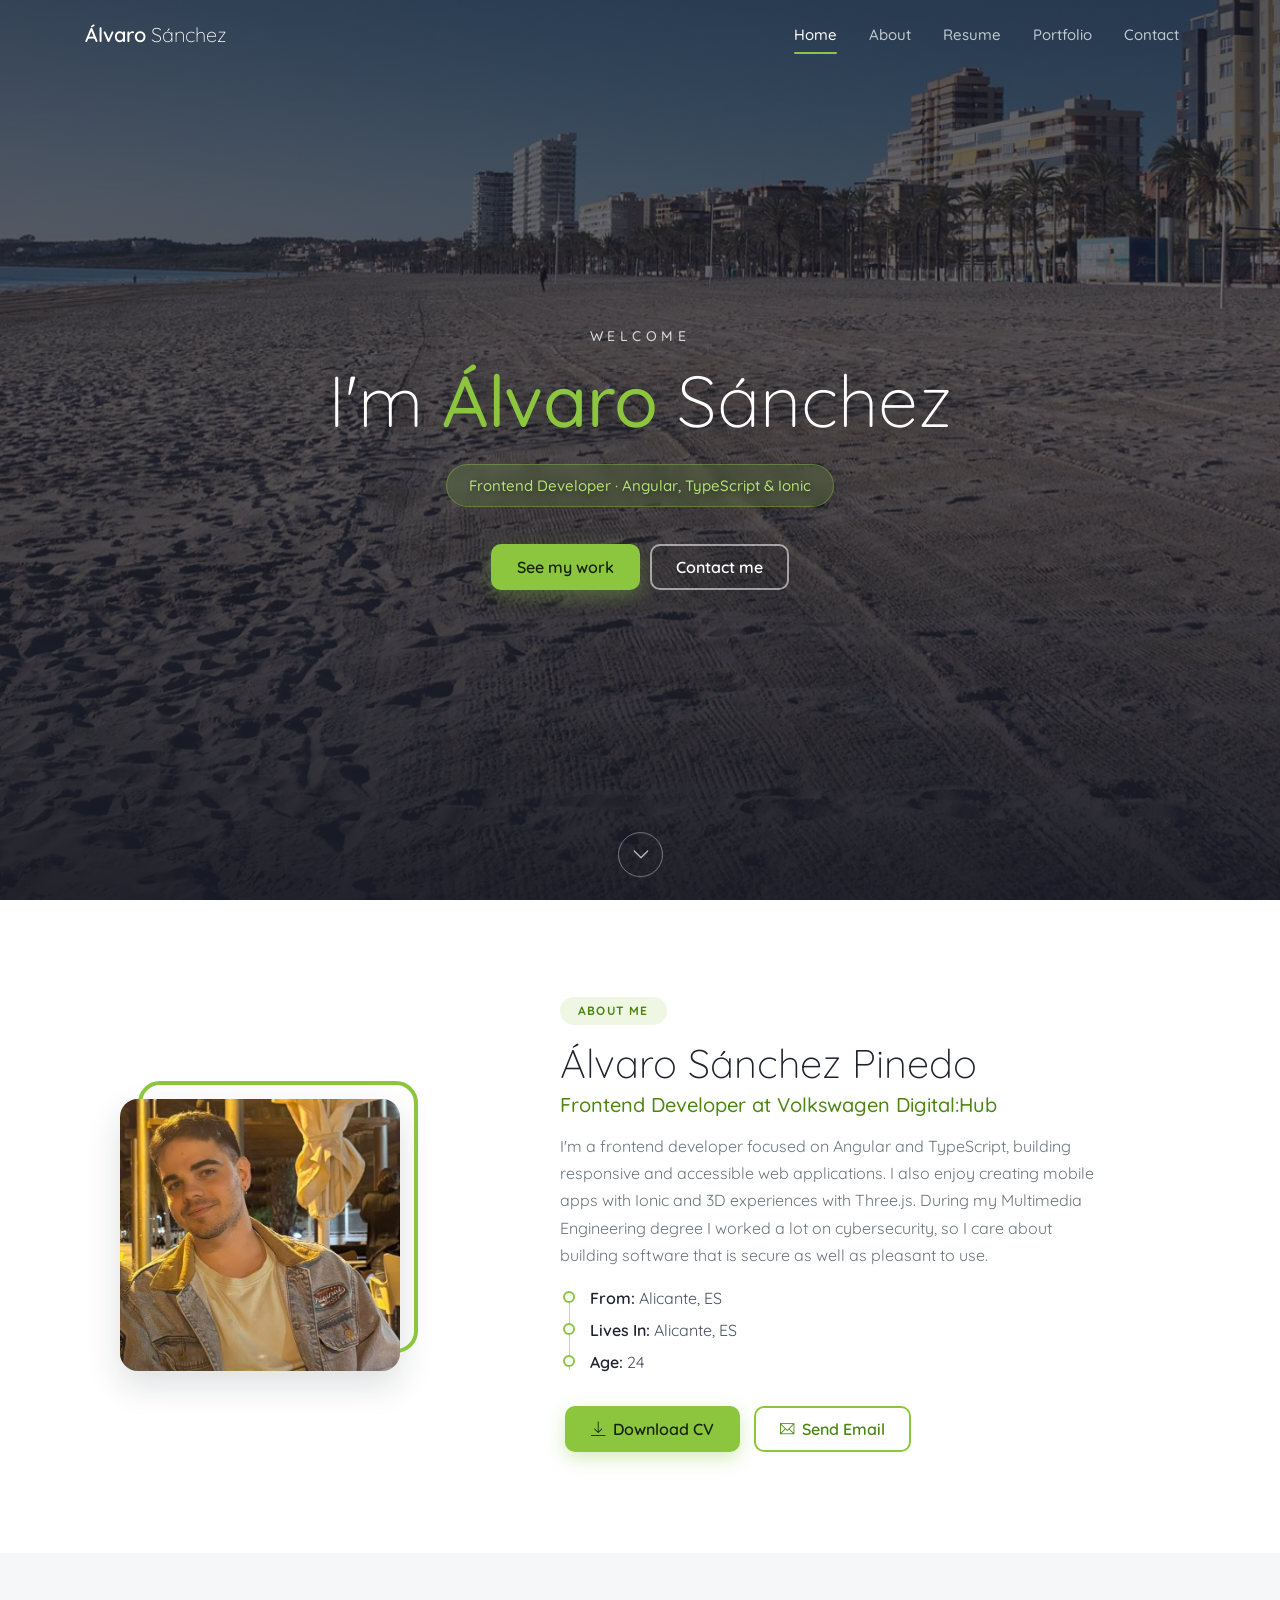
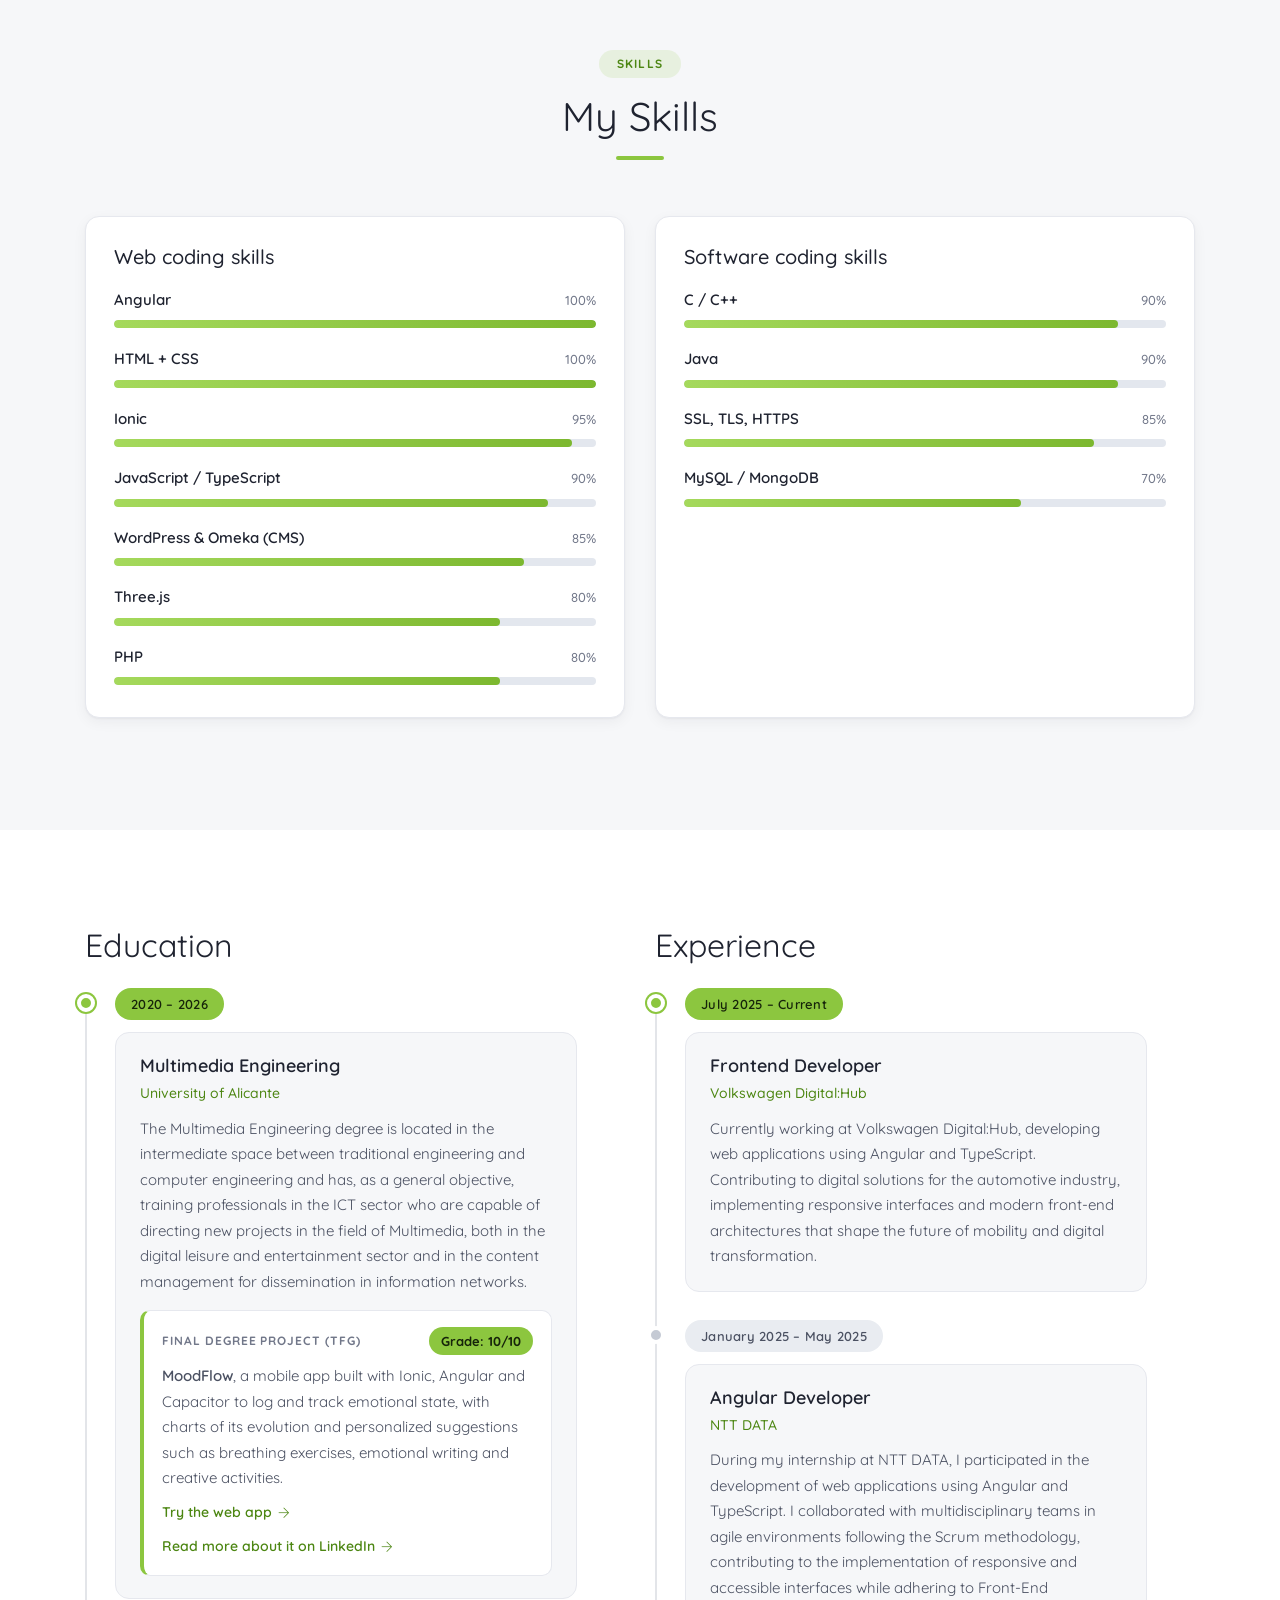
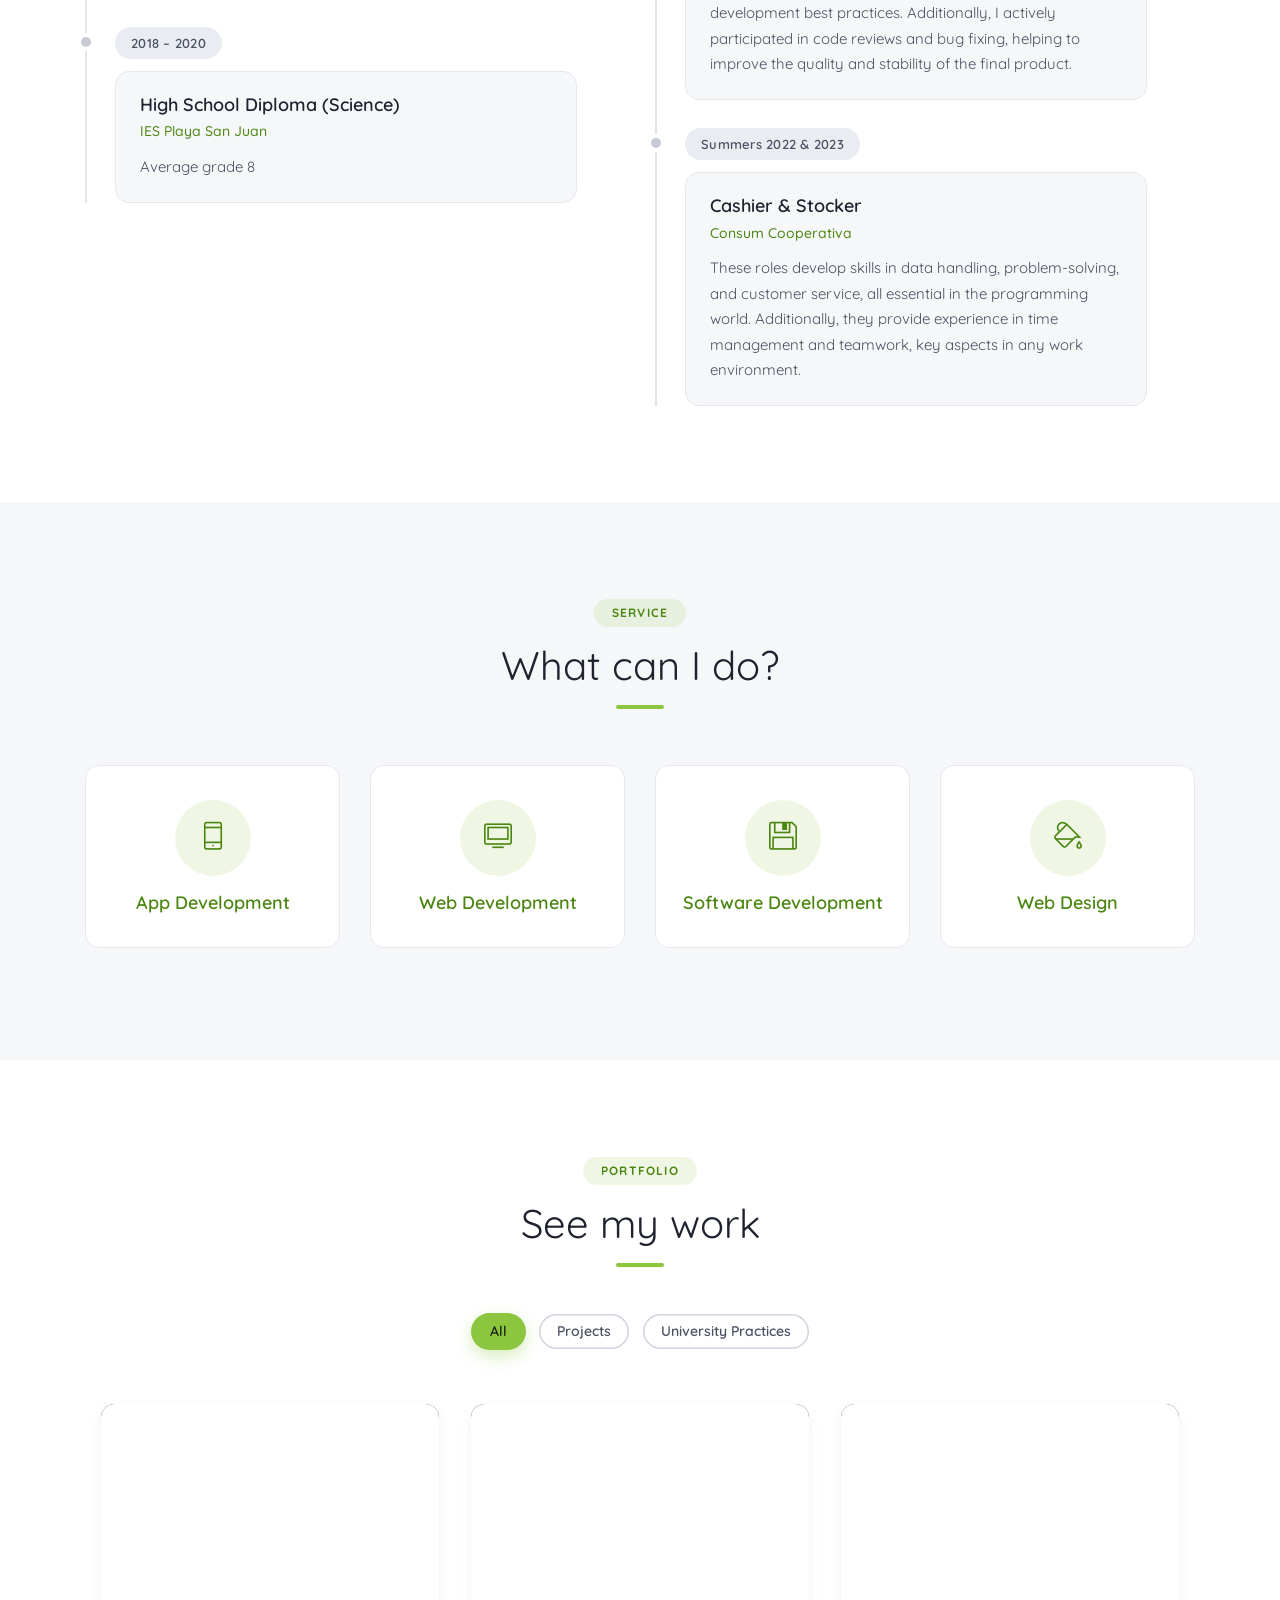
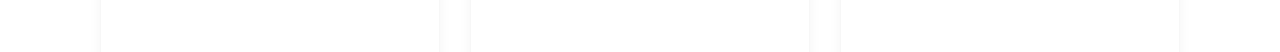
<file: index.html>
<!DOCTYPE html>
<html lang="en">
<head>
  <meta charset="UTF-8">
  <meta name="viewport" content="width=device-width, initial-scale=1.0">
  <title>Álvaro Sánchez Pinedo | Frontend Developer</title>
  <!-- The site lives in html/, this page only forwards the root URL there -->
  <meta http-equiv="refresh" content="0; url=html/index.html">
  <link rel="canonical" href="https://asp161.github.io/portfolio/html/index.html">
</head>
<body>
  <p><a href="html/index.html">Go to the portfolio</a></p>
</body>
</html>
</file>
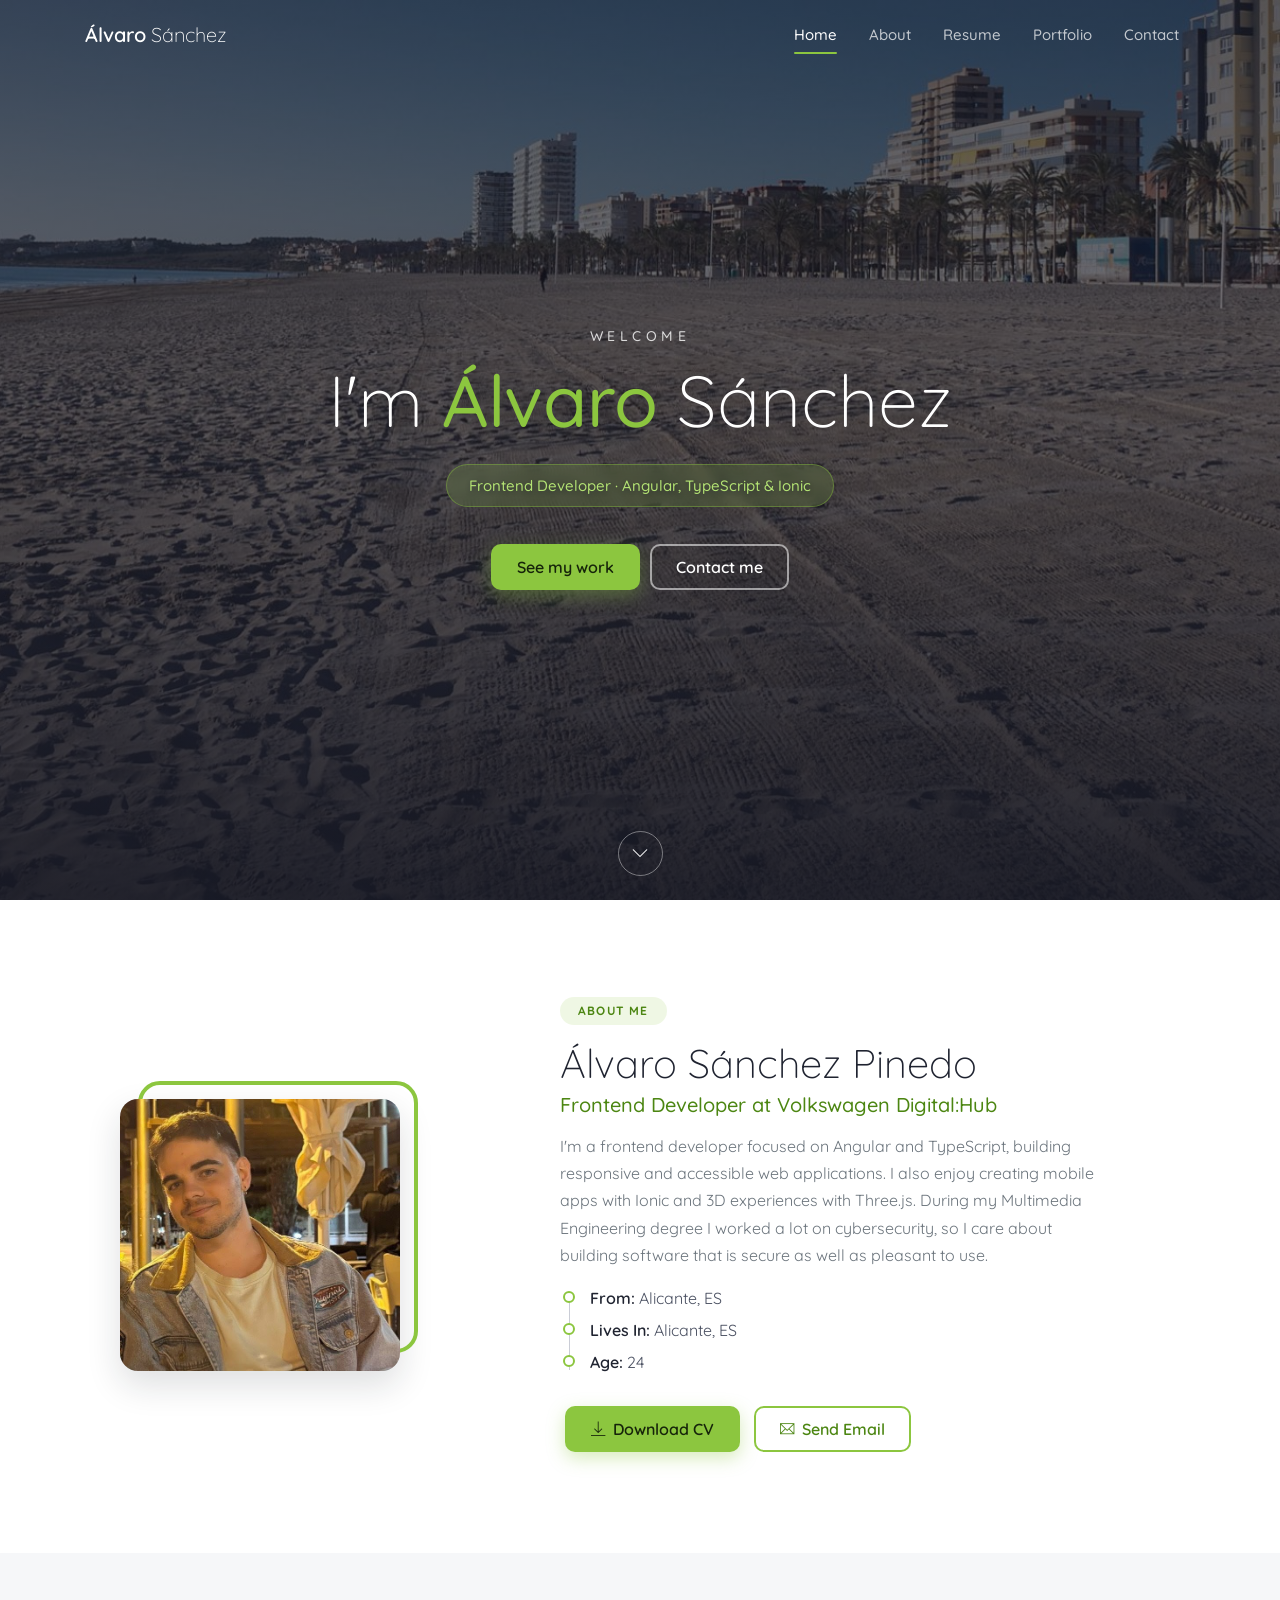
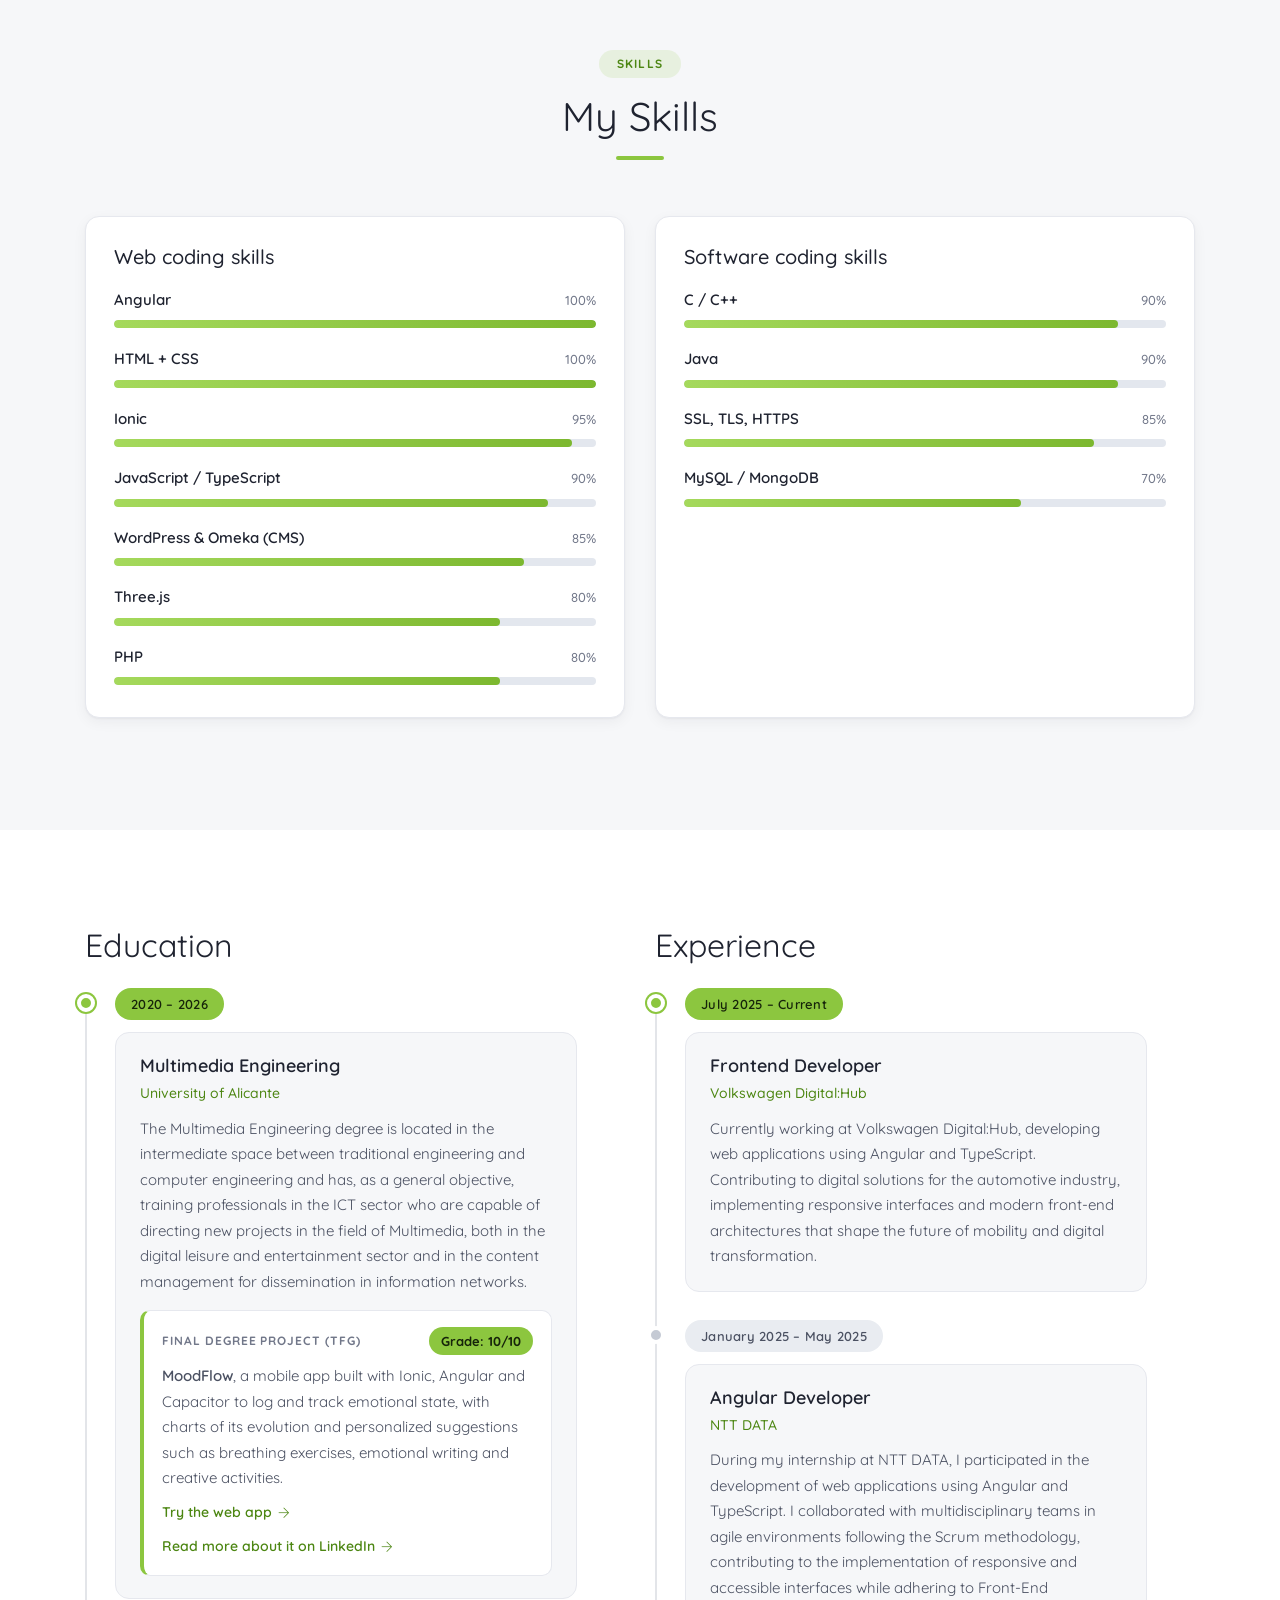
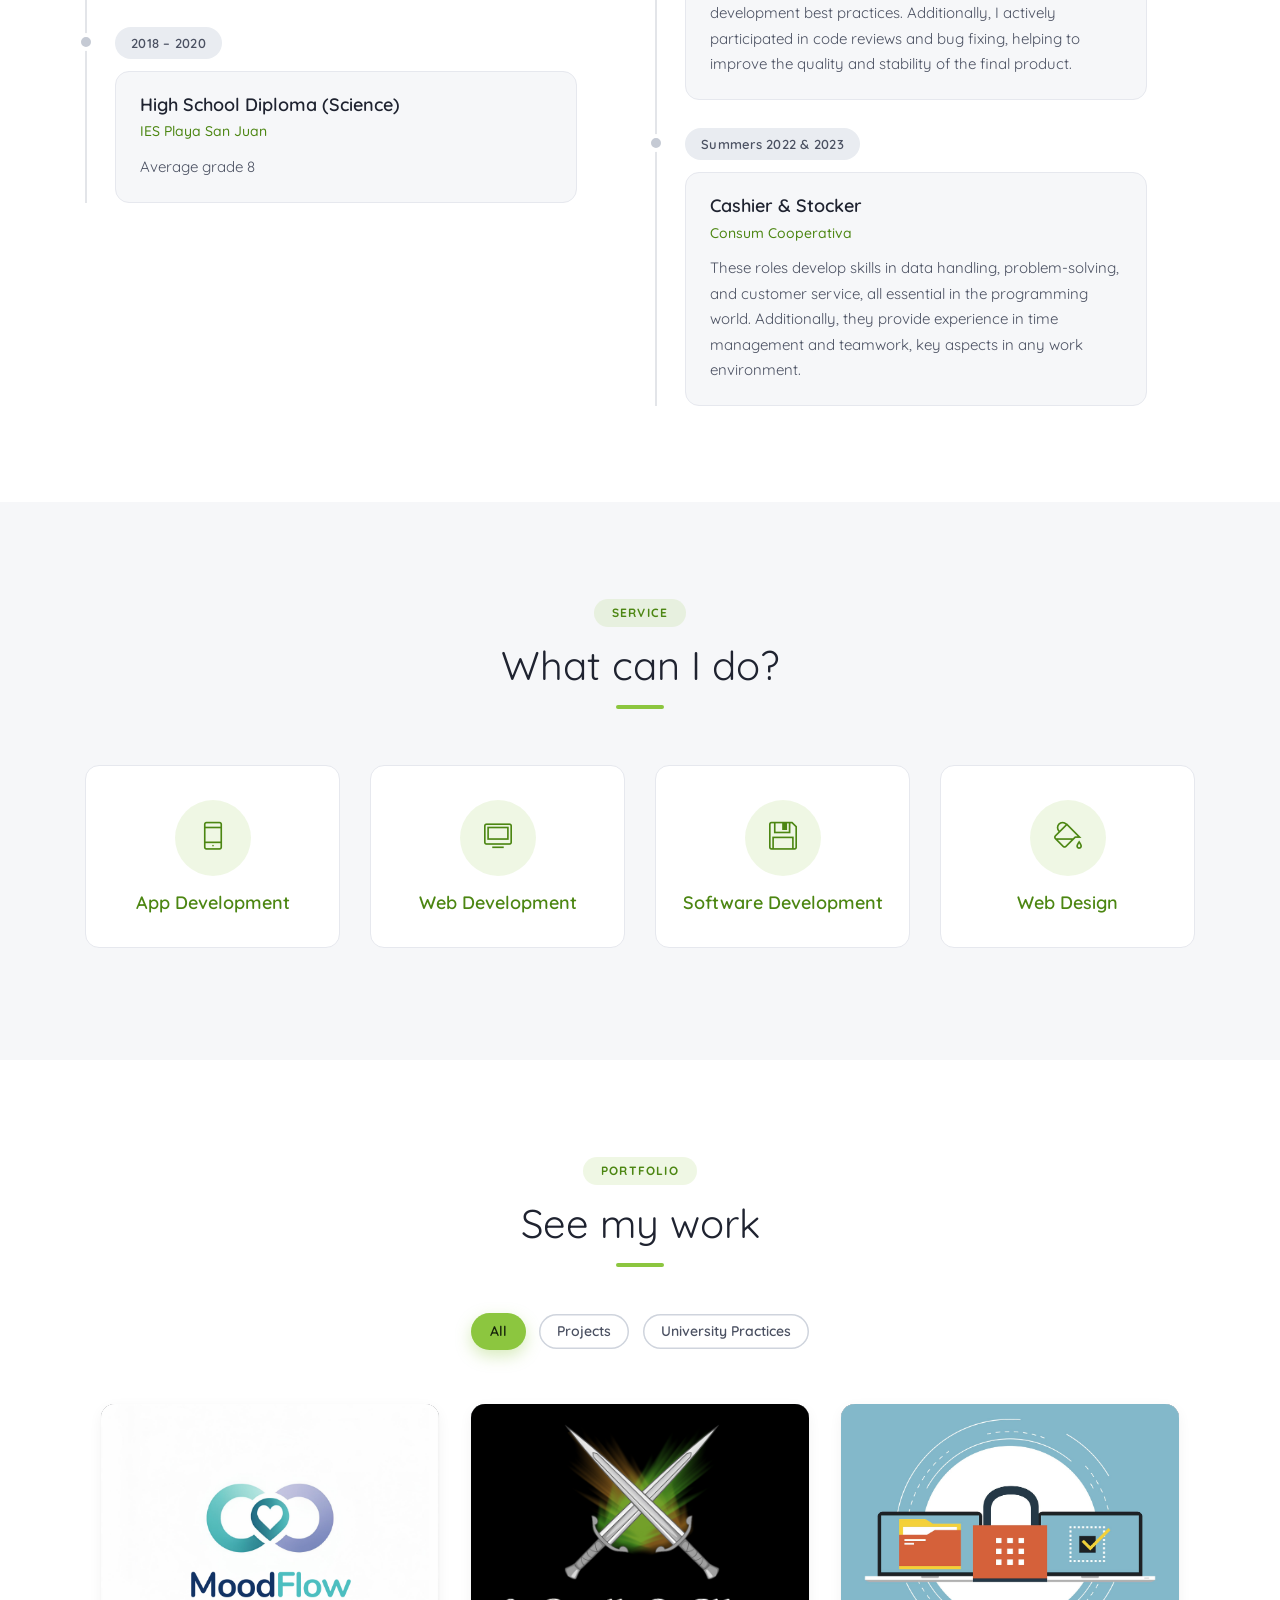
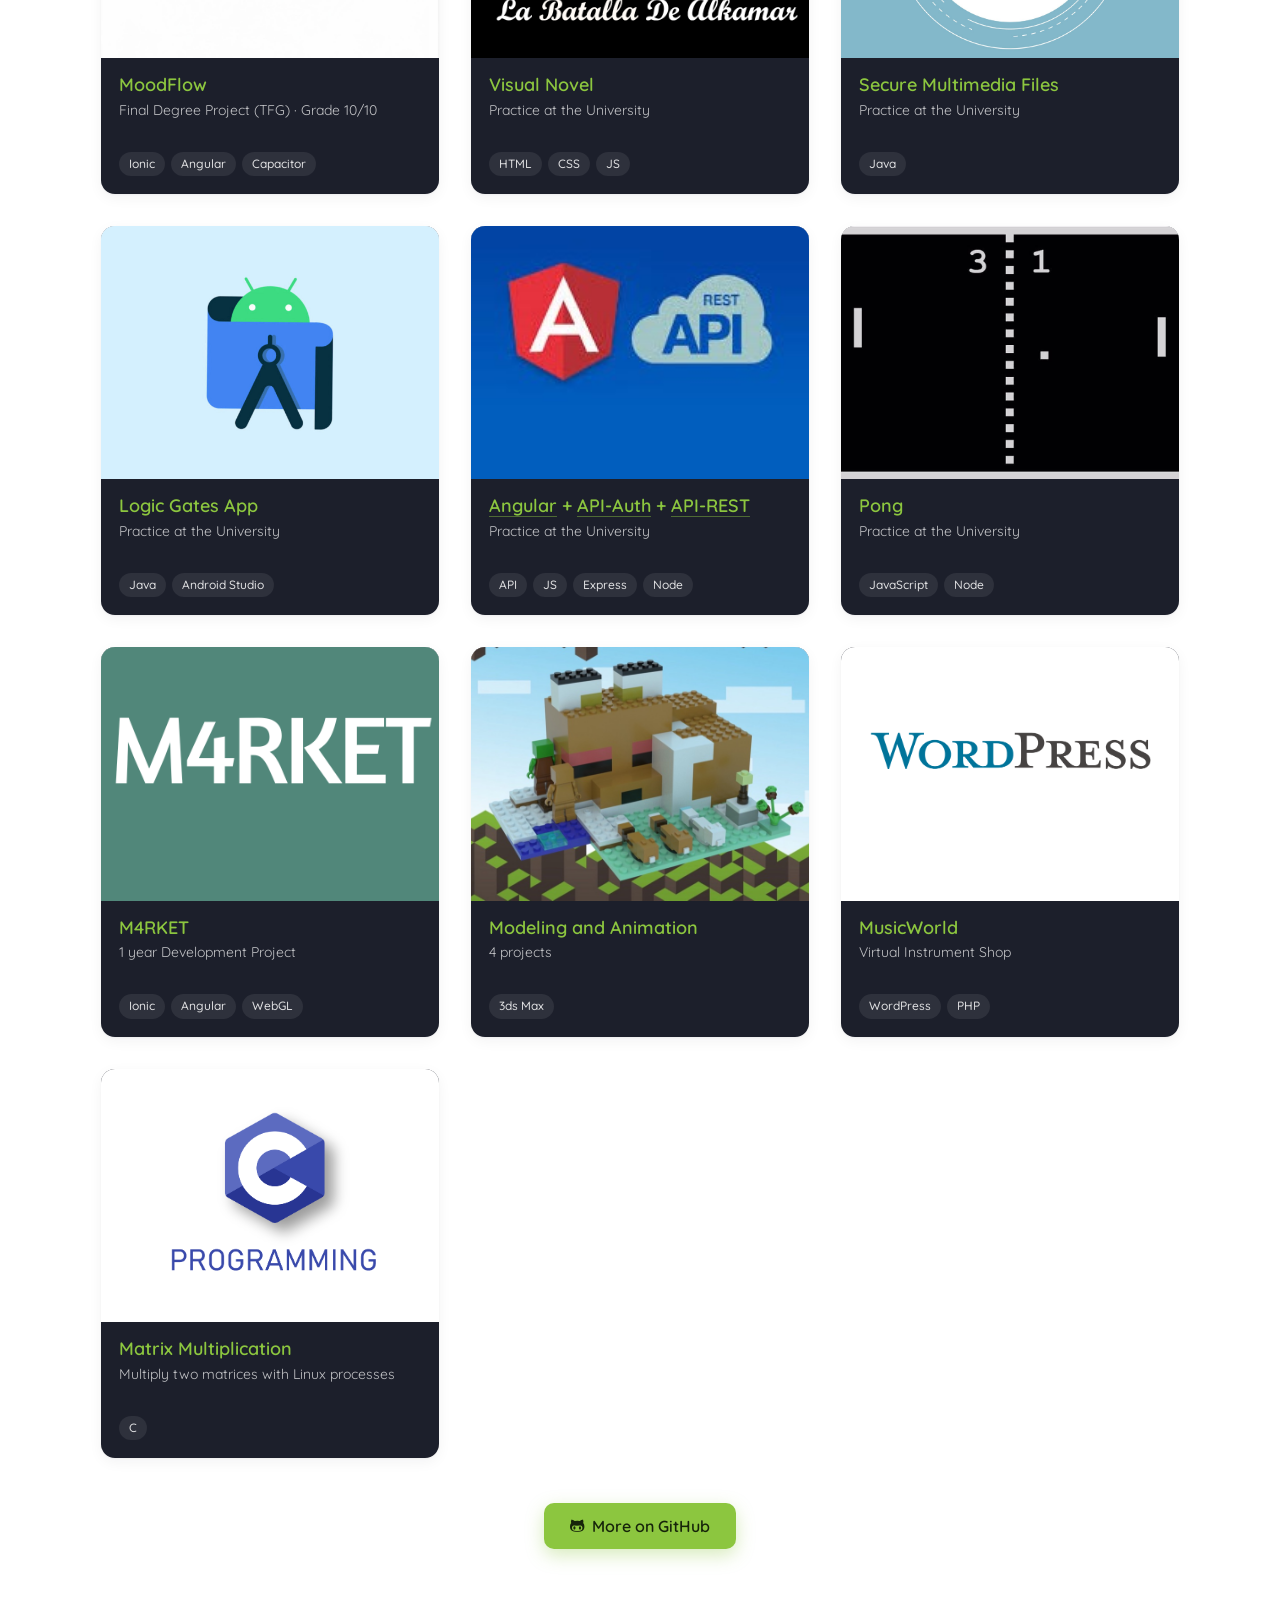
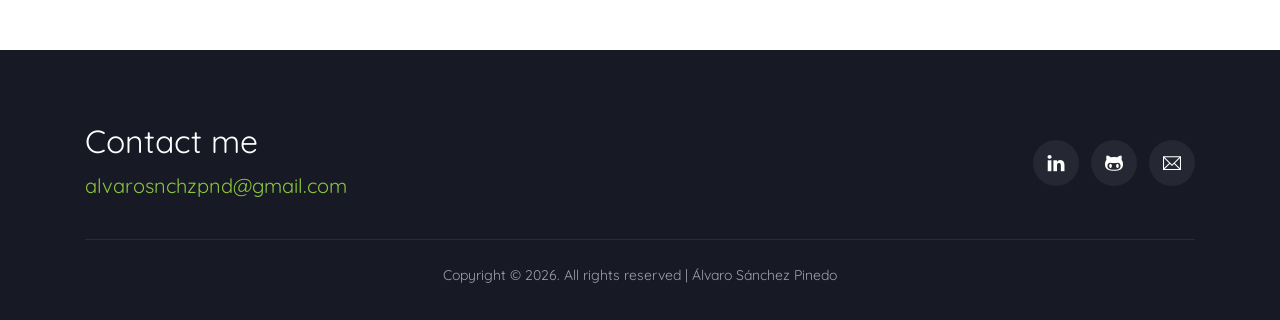
<file: html/index.html>
<!DOCTYPE html>
<html lang="en">
<head>
  <meta charset="UTF-8">
  <meta name="viewport" content="width=device-width, initial-scale=1.0">
  <title>Álvaro Sánchez Pinedo | Frontend Developer</title>
  <meta name="description" content="Portfolio of Álvaro Sánchez Pinedo, a frontend developer from Alicante working with Angular, TypeScript and Ionic: skills, experience and projects.">
  <meta name="author" content="Álvaro Sánchez Pinedo">
  <meta name="theme-color" content="#171925">
  <meta property="og:type" content="website">
  <meta property="og:title" content="Álvaro Sánchez Pinedo | Frontend Developer">
  <meta property="og:description" content="Skills, experience and projects of Álvaro Sánchez Pinedo, a frontend developer from Alicante working with Angular, TypeScript and Ionic.">
  <meta property="og:url" content="https://asp161.github.io/portfolio/html/index.html">
  <meta property="og:image" content="https://asp161.github.io/portfolio/assets/img/me2.jpg">
  <link rel="canonical" href="https://asp161.github.io/portfolio/html/index.html">
  <link rel="icon" href="../assets/icon.ico">
  <link rel="preconnect" href="https://fonts.googleapis.com">
  <link rel="preconnect" href="https://fonts.gstatic.com" crossorigin>
  <link rel="stylesheet" href="https://fonts.googleapis.com/css2?family=Quicksand:wght@300..700&display=swap">
  <link rel="stylesheet" href="../assets/css/themify-icons.css">
  <link rel="stylesheet" href="../assets/css/bootstrap.css">
  <link rel="stylesheet" href="../assets/vendor/animate/animate.css">
  <link rel="stylesheet" href="../assets/css/virtual.css">
  <link rel="stylesheet" href="../assets/css/topbar.virtual.css">
  <link rel="stylesheet" href="../assets/css/custom.css">
</head>
<body class="theme-green">
  <!-- Back to top button -->
  <a href="#home" class="btn-back_to_top" aria-label="Back to top">
    <span class="ti-arrow-up"></span>
  </a>

  <!-- Navbar -->
  <nav class="navbar navbar-expand-lg navbar-dark site-nav" aria-label="Main navigation">
    <div class="container">
      <a href="#home" class="navbar-brand"><b>Álvaro</b> Sánchez</a>
      <button class="navbar-toggler" type="button" data-toggle="collapse" data-target="#main-navbar" aria-controls="main-navbar" aria-expanded="false" aria-label="Toggle navigation">
        <span class="ti-menu"></span>
      </button>
      <div class="collapse navbar-collapse" id="main-navbar">
        <ul class="navbar-nav ml-auto">
          <li class="nav-item active">
            <a href="#home" class="nav-link">Home</a>
          </li>
          <li class="nav-item">
            <a href="#about" class="nav-link">About</a>
          </li>
          <li class="nav-item">
            <a href="#resume" class="nav-link">Resume</a>
          </li>
          <li class="nav-item">
            <a href="#portfolio" class="nav-link">Portfolio</a>
          </li>
          <li class="nav-item">
            <a href="#contact" class="nav-link">Contact</a>
          </li>
        </ul>
      </div>
    </div>
  </nav> <!-- End Navbar -->

  <header class="vg-page page-home" id="home">
    <!-- Caption header -->
    <div class="caption-header text-center wow fadeInUp">
      <p class="hero-eyebrow">Welcome</p>
      <h1 class="fw-light mb-4">I'm <b class="fg-theme">Álvaro</b> Sánchez</h1>
      <div class="badge">Frontend Developer · Angular, TypeScript &amp; Ionic</div>
      <div class="hero-actions">
        <a href="#portfolio" class="btn btn-theme">See my work</a>
        <a href="#contact" class="btn btn-hero-outline">Contact me</a>
      </div>
    </div> <!-- End Caption header -->
    <a href="#about" class="floating-button" aria-label="Scroll to About">
      <span class="ti-angle-down"></span>
    </a>
  </header>

  <main>
    <!-- About page -->
    <section class="vg-page page-about" id="about">
      <div class="container">
        <div class="row align-items-center">
          <div class="col-lg-4 py-3">
            <div class="img-place wow fadeInUp">
              <img src="../assets/img/me2.jpg" alt="Portrait of Álvaro Sánchez Pinedo" width="640" height="621">
            </div>
          </div>
          <div class="col-lg-6 offset-lg-1 wow fadeInRight">
            <div class="badge badge-subhead">About me</div>
            <h2 class="h1 fw-light about-name">Álvaro Sánchez Pinedo</h2>
            <p class="h5 fg-theme mb-3">Frontend Developer at Volkswagen Digital:Hub</p>
            <p class="text-muted">I'm a frontend developer focused on Angular and TypeScript, building responsive and accessible web applications. I also enjoy creating mobile apps with Ionic and 3D experiences with Three.js. During my Multimedia Engineering degree I worked a lot on cybersecurity, so I care about building software that is secure as well as pleasant to use.</p>
            <ul class="theme-list">
              <li><b>From:</b> Alicante, ES</li>
              <li><b>Lives In:</b> Alicante, ES</li>
              <li><b>Age:</b> 24</li>
            </ul>
            <a href="../assets/cv/AlvaroSanchezPinedo_CV.pdf" class="btn btn-theme" download><span class="ti-download"></span>Download CV</a>
            <a href="mailto:alvarosnchzpnd@gmail.com" class="btn btn-theme-outline"><span class="ti-email"></span>Send Email</a>
          </div>
        </div>
      </div>
    </section>
    <!-- End About page -->

    <!-- Skills page -->
    <section class="vg-page section-alt" id="skills">
      <div class="container">
        <div class="section-head wow fadeInUp">
          <div class="badge badge-subhead">Skills</div>
          <h2 class="h1 fw-normal">My Skills</h2>
        </div>
        <div class="row">
          <div class="col-md-6 py-3">
            <div class="skill-card">
              <h3 class="wow fadeInUp">Web coding skills</h3>
              <div class="progress-wrapper wow fadeInUp">
                <div class="caption"><span>Angular</span><span class="value">100%</span></div>
                <div class="progress">
                  <div class="progress-bar" role="progressbar" style="width: 100%;" aria-label="Angular" aria-valuenow="100" aria-valuemin="0" aria-valuemax="100"></div>
                </div>
              </div>
              <div class="progress-wrapper wow fadeInUp">
                <div class="caption"><span>HTML + CSS</span><span class="value">100%</span></div>
                <div class="progress">
                  <div class="progress-bar" role="progressbar" style="width: 100%;" aria-label="HTML + CSS" aria-valuenow="100" aria-valuemin="0" aria-valuemax="100"></div>
                </div>
              </div>
              <div class="progress-wrapper wow fadeInUp">
                <div class="caption"><span>Ionic</span><span class="value">95%</span></div>
                <div class="progress">
                  <div class="progress-bar" role="progressbar" style="width: 95%;" aria-label="Ionic" aria-valuenow="95" aria-valuemin="0" aria-valuemax="100"></div>
                </div>
              </div>
              <div class="progress-wrapper wow fadeInUp">
                <div class="caption"><span>JavaScript / TypeScript</span><span class="value">90%</span></div>
                <div class="progress">
                  <div class="progress-bar" role="progressbar" style="width: 90%;" aria-label="JavaScript / TypeScript" aria-valuenow="90" aria-valuemin="0" aria-valuemax="100"></div>
                </div>
              </div>
              <div class="progress-wrapper wow fadeInUp">
                <div class="caption"><span>WordPress &amp; Omeka (CMS)</span><span class="value">85%</span></div>
                <div class="progress">
                  <div class="progress-bar" role="progressbar" style="width: 85%;" aria-label="WordPress and Omeka (CMS)" aria-valuenow="85" aria-valuemin="0" aria-valuemax="100"></div>
                </div>
              </div>
              <div class="progress-wrapper wow fadeInUp">
                <div class="caption"><span>Three.js</span><span class="value">80%</span></div>
                <div class="progress">
                  <div class="progress-bar" role="progressbar" style="width: 80%;" aria-label="Three.js" aria-valuenow="80" aria-valuemin="0" aria-valuemax="100"></div>
                </div>
              </div>
              <div class="progress-wrapper wow fadeInUp">
                <div class="caption"><span>PHP</span><span class="value">80%</span></div>
                <div class="progress">
                  <div class="progress-bar" role="progressbar" style="width: 80%;" aria-label="PHP" aria-valuenow="80" aria-valuemin="0" aria-valuemax="100"></div>
                </div>
              </div>
            </div>
          </div>
          <div class="col-md-6 py-3">
            <div class="skill-card">
              <h3 class="wow fadeInUp">Software coding skills</h3>
              <div class="progress-wrapper wow fadeInUp">
                <div class="caption"><span>C / C++</span><span class="value">90%</span></div>
                <div class="progress">
                  <div class="progress-bar" role="progressbar" style="width: 90%;" aria-label="C / C++" aria-valuenow="90" aria-valuemin="0" aria-valuemax="100"></div>
                </div>
              </div>
              <div class="progress-wrapper wow fadeInUp">
                <div class="caption"><span>Java</span><span class="value">90%</span></div>
                <div class="progress">
                  <div class="progress-bar" role="progressbar" style="width: 90%;" aria-label="Java" aria-valuenow="90" aria-valuemin="0" aria-valuemax="100"></div>
                </div>
              </div>
              <div class="progress-wrapper wow fadeInUp">
                <div class="caption"><span>SSL, TLS, HTTPS</span><span class="value">85%</span></div>
                <div class="progress">
                  <div class="progress-bar" role="progressbar" style="width: 85%;" aria-label="SSL, TLS, HTTPS" aria-valuenow="85" aria-valuemin="0" aria-valuemax="100"></div>
                </div>
              </div>
              <div class="progress-wrapper wow fadeInUp">
                <div class="caption"><span>MySQL / MongoDB</span><span class="value">70%</span></div>
                <div class="progress">
                  <div class="progress-bar" role="progressbar" style="width: 70%;" aria-label="MySQL / MongoDB" aria-valuenow="70" aria-valuemin="0" aria-valuemax="100"></div>
                </div>
              </div>
            </div>
          </div>
        </div>
      </div>
    </section>
    <!-- End Skills page -->

    <!-- Resume page -->
    <section class="vg-page" id="resume">
      <div class="container">
        <div class="row">
          <div class="col-md-6 mb-5 mb-md-0 wow fadeInRight">
            <h2 class="timeline-heading">Education</h2>
            <ul class="timeline mt-4 pr-md-5">
              <li>
                <div class="title">2020 – 2026</div>
                <div class="details">
                  <h3>Multimedia Engineering</h3>
                  <small class="fg-theme">University of Alicante</small>
                  <p>The Multimedia Engineering degree is located in the intermediate space between traditional engineering and
                    computer engineering and has, as a general objective, training professionals in the ICT sector who are capable of
                    directing new projects in the field of Multimedia, both in the digital leisure and entertainment sector and in the
                    content management for dissemination in information networks.</p>
                  <div class="highlight">
                    <div class="highlight-head">
                      <span class="highlight-label">Final Degree Project (TFG)</span>
                      <span class="highlight-grade">Grade: 10/10</span>
                    </div>
                    <p><b>MoodFlow</b>, a mobile app built with Ionic, Angular and Capacitor to log and track emotional state,
                      with charts of its evolution and personalized suggestions such as breathing exercises, emotional writing
                      and creative activities.</p>
                    <div class="highlight-links">
                      <a href="https://moodflowtest.duckdns.org/" class="link-arrow" target="_blank" rel="noopener noreferrer">Try the web app<span class="ti-arrow-right"></span></a>
                      <a href="https://www.linkedin.com/feed/update/urn:li:activity:7470810927668510720/" class="link-arrow" target="_blank" rel="noopener noreferrer">Read more about it on LinkedIn<span class="ti-arrow-right"></span></a>
                    </div>
                  </div>
                </div>
              </li>
              <li>
                <div class="title">2018 – 2020</div>
                <div class="details">
                  <h3>High School Diploma (Science)</h3>
                  <small class="fg-theme">IES Playa San Juan</small>
                  <p>Average grade 8</p>
                </div>
              </li>
            </ul>
          </div>
          <div class="col-md-6 wow fadeInRight" data-wow-delay="200ms">
            <h2 class="timeline-heading">Experience</h2>
            <ul class="timeline mt-4 pr-md-5">
              <li>
                <div class="title">July 2025 – Current</div>
                <div class="details">
                  <h3>Frontend Developer</h3>
                  <small class="fg-theme">Volkswagen Digital:Hub</small>
                  <p>Currently working at Volkswagen Digital:Hub, developing web applications using Angular and TypeScript. Contributing to digital solutions for the automotive industry, implementing responsive interfaces and modern front-end architectures that shape the future of mobility and digital transformation.</p>
                </div>
              </li>
              <li>
                <div class="title">January 2025 – May 2025</div>
                <div class="details">
                  <h3>Angular Developer</h3>
                  <small class="fg-theme">NTT DATA</small>
                  <p>During my internship at NTT DATA, I participated in the development of web applications using Angular and TypeScript. I collaborated with multidisciplinary teams in agile environments following the Scrum methodology, contributing to the implementation of responsive and accessible interfaces while adhering to Front-End development best practices. Additionally, I actively participated in code reviews and bug fixing, helping to improve the quality and stability of the final product.</p>
                </div>
              </li>
              <li>
                <div class="title">Summers 2022 &amp; 2023</div>
                <div class="details">
                  <h3>Cashier &amp; Stocker</h3>
                  <small class="fg-theme">Consum Cooperativa</small>
                  <p>These roles develop skills in data handling, problem-solving, and customer service, all essential in the programming world. Additionally, they provide experience in time management and teamwork, key aspects in any work environment.</p>
                </div>
              </li>
            </ul>
          </div>
        </div>
      </div>
    </section>
    <!-- End Resume page -->

    <!-- Service page -->
    <section class="vg-page page-service section-alt" id="services">
      <div class="container">
        <div class="section-head wow fadeInUp">
          <div class="badge badge-subhead">Service</div>
          <h2 class="h1 fw-normal">What can I do?</h2>
        </div>
        <div class="row">
          <div class="col-md-6 col-lg-3 wow fadeInUp">
            <div class="card card-service">
              <div class="icon">
                <span class="ti-mobile"></span>
              </div>
              <div class="caption">
                <h3 class="fg-theme">App Development</h3>
              </div>
            </div>
          </div>
          <div class="col-md-6 col-lg-3 wow fadeInUp">
            <div class="card card-service">
              <div class="icon">
                <span class="ti-desktop"></span>
              </div>
              <div class="caption">
                <h3 class="fg-theme">Web Development</h3>
              </div>
            </div>
          </div>
          <div class="col-md-6 col-lg-3 wow fadeInUp">
            <div class="card card-service">
              <div class="icon">
                <span class="ti-save"></span>
              </div>
              <div class="caption">
                <h3 class="fg-theme">Software Development</h3>
              </div>
            </div>
          </div>
          <div class="col-md-6 col-lg-3 wow fadeInUp">
            <div class="card card-service">
              <div class="icon">
                <span class="ti-paint-bucket"></span>
              </div>
              <div class="caption">
                <h3 class="fg-theme">Web Design</h3>
              </div>
            </div>
          </div>
        </div>
      </div>
    </section>
    <!-- End Service page -->

    <!-- Portfolio page -->
    <section class="vg-page page-portfolio" id="portfolio">
      <div class="container">
        <div class="section-head wow fadeInUp">
          <div class="badge badge-subhead">Portfolio</div>
          <h2 class="h1 fw-normal">See my work</h2>
        </div>
        <div class="filterable-button pb-3 wow fadeInUp">
          <button type="button" class="btn selected" data-filter="*" aria-pressed="true">All</button>
          <button type="button" class="btn" data-filter=".apps" aria-pressed="false">Projects</button>
          <button type="button" class="btn" data-filter=".template" aria-pressed="false">University Practices</button>
        </div>
        <div class="gridder my-3">
          <div class="grid-item apps wow fadeIn">
            <article class="work-card">
              <div class="work-thumb">
                <img src="../assets/img/work/moodflow-logo.png" alt="MoodFlow logo" loading="lazy">
                <span class="work-arrow ti-arrow-top-right"></span>
              </div>
              <div class="work-body">
                <h3><a href="https://moodflowtest.duckdns.org/" class="work-link" target="_blank" rel="noopener noreferrer">MoodFlow</a></h3>
                <p>Final Degree Project (TFG) · Grade 10/10</p>
                <ul class="work-tags">
                  <li>Ionic</li>
                  <li>Angular</li>
                  <li>Capacitor</li>
                </ul>
              </div>
            </article>
          </div>

          <div class="grid-item template wow fadeIn">
            <article class="work-card">
              <div class="work-thumb">
                <img src="../assets/img/work/Portada.png" alt="Visual Novel cover" loading="lazy">
                <span class="work-arrow ti-arrow-top-right"></span>
              </div>
              <div class="work-body">
                <h3><a href="https://github.com/asp161/Novela_Visual" class="work-link" target="_blank" rel="noopener noreferrer">Visual Novel</a></h3>
                <p>Practice at the University</p>
                <ul class="work-tags">
                  <li>HTML</li>
                  <li>CSS</li>
                  <li>JS</li>
                </ul>
              </div>
            </article>
          </div>

          <div class="grid-item template wow fadeIn">
            <article class="work-card">
              <div class="work-thumb">
                <img src="../assets/img/work/secure-file.jpg" alt="Padlock over a folder of files" loading="lazy">
                <span class="work-arrow ti-arrow-top-right"></span>
              </div>
              <div class="work-body">
                <h3><a href="https://github.com/asp161/Secure_Files" class="work-link" target="_blank" rel="noopener noreferrer">Secure Multimedia Files</a></h3>
                <p>Practice at the University</p>
                <ul class="work-tags">
                  <li>Java</li>
                </ul>
              </div>
            </article>
          </div>

          <div class="grid-item template wow fadeIn">
            <article class="work-card">
              <div class="work-thumb">
                <img src="../assets/img/work/a.jpg" alt="Android Studio logo" loading="lazy">
                <span class="work-arrow ti-arrow-top-right"></span>
              </div>
              <div class="work-body">
                <h3><a href="https://github.com/asp161/APP_Puerta_Logicas" class="work-link" target="_blank" rel="noopener noreferrer">Logic Gates App</a></h3>
                <p>Practice at the University</p>
                <ul class="work-tags">
                  <li>Java</li>
                  <li>Android Studio</li>
                </ul>
              </div>
            </article>
          </div>

          <div class="grid-item template wow fadeIn">
            <article class="work-card">
              <div class="work-thumb">
                <img src="../assets/img/work/images.jpeg" alt="Angular and REST API logos" loading="lazy">
                <span class="work-arrow ti-arrow-top-right"></span>
              </div>
              <div class="work-body">
                <h3 class="work-links"><a href="https://bitbucket.org/alvaroasp161/to-do-app/src/master/" class="work-link" target="_blank" rel="noopener noreferrer">Angular</a> + <a href="https://bitbucket.org/alvaroasp161/api-auth/src/master/" target="_blank" rel="noopener noreferrer">API-Auth</a> + <a href="https://bitbucket.org/alvaroasp161/asp161/src/master/" target="_blank" rel="noopener noreferrer">API-REST</a></h3>
                <p>Practice at the University</p>
                <ul class="work-tags">
                  <li>API</li>
                  <li>JS</li>
                  <li>Express</li>
                  <li>Node</li>
                </ul>
              </div>
            </article>
          </div>

          <div class="grid-item template wow fadeIn">
            <article class="work-card">
              <div class="work-thumb">
                <img src="../assets/img/work/pong.jpg" alt="Pong game screen" loading="lazy">
                <span class="work-arrow ti-arrow-top-right"></span>
              </div>
              <div class="work-body">
                <h3><a href="https://github.com/asp161/Pong_JS_Node" class="work-link" target="_blank" rel="noopener noreferrer">Pong</a></h3>
                <p>Practice at the University</p>
                <ul class="work-tags">
                  <li>JavaScript</li>
                  <li>Node</li>
                </ul>
              </div>
            </article>
          </div>

          <div class="grid-item apps wow fadeIn">
            <article class="work-card">
              <div class="work-thumb">
                <img src="../assets/img/work/5.png" alt="M4RKET logo" loading="lazy">
                <span class="work-arrow ti-arrow-top-right"></span>
              </div>
              <div class="work-body">
                <h3><a href="https://www.linkedin.com/posts/alvarosanchezpinedo_proyecto-supermercado-tecnologaeda-ugcPost-7204487232907288578-lkQt/" class="work-link" target="_blank" rel="noopener noreferrer">M4RKET</a></h3>
                <p>1 year Development Project</p>
                <ul class="work-tags">
                  <li>Ionic</li>
                  <li>Angular</li>
                  <li>WebGL</li>
                </ul>
              </div>
            </article>
          </div>

          <div class="grid-item template wow fadeIn">
            <article class="work-card">
              <div class="work-thumb">
                <img src="../assets/img/work/normal.jpg" alt="3D modeled scene" loading="lazy">
                <span class="work-arrow ti-arrow-top-right"></span>
              </div>
              <div class="work-body">
                <h3><a href="https://github.com/asp161/Modelado_y_Animacion" class="work-link" target="_blank" rel="noopener noreferrer">Modeling and Animation</a></h3>
                <p>4 projects</p>
                <ul class="work-tags">
                  <li>3ds Max</li>
                </ul>
              </div>
            </article>
          </div>

          <div class="grid-item template wow fadeIn">
            <article class="work-card">
              <div class="work-thumb contain">
                <img src="../assets/img/work/wordpres.png" alt="WordPress logo" loading="lazy">
                <span class="work-arrow ti-arrow-top-right"></span>
              </div>
              <div class="work-body">
                <h3><a href="https://github.com/asp161/MusicWorld" class="work-link" target="_blank" rel="noopener noreferrer">MusicWorld</a></h3>
                <p>Virtual Instrument Shop</p>
                <ul class="work-tags">
                  <li>WordPress</li>
                  <li>PHP</li>
                </ul>
              </div>
            </article>
          </div>

          <div class="grid-item template wow fadeIn">
            <article class="work-card">
              <div class="work-thumb contain">
                <img src="../assets/img/work/c.png" alt="C programming language logo" loading="lazy">
                <span class="work-arrow ti-arrow-top-right"></span>
              </div>
              <div class="work-body">
                <h3><a href="https://github.com/asp161/Practica_Multiplicar_Matrices_Con_Arboles_En_C" class="work-link" target="_blank" rel="noopener noreferrer">Matrix Multiplication</a></h3>
                <p>Multiply two matrices with Linux processes</p>
                <ul class="work-tags">
                  <li>C</li>
                </ul>
              </div>
            </article>
          </div>
        </div>
        <!-- End gridder -->
        <div class="text-center mt-4 wow fadeInUp">
          <a href="https://github.com/asp161?tab=repositories" class="btn btn-theme" target="_blank" rel="noopener noreferrer"><span class="ti-github"></span>More on GitHub</a>
        </div>
      </div>
    </section>
    <!-- End Portfolio page -->
  </main>

  <!-- Footer -->
  <footer class="vg-footer" id="contact">
    <div class="container">
      <div class="footer-main">
        <div>
          <h2 class="footer-title">Contact me</h2>
          <a href="mailto:alvarosnchzpnd@gmail.com" class="footer-email">alvarosnchzpnd@gmail.com</a>
        </div>
        <ul class="footer-social">
          <li>
            <a href="https://www.linkedin.com/in/%C3%A1lvaro-s%C3%A1nchez-pinedo-25a9b7291/" target="_blank" rel="noopener noreferrer" aria-label="LinkedIn">
              <span class="ti-linkedin"></span>
            </a>
          </li>
          <li>
            <a href="https://github.com/asp161" target="_blank" rel="noopener noreferrer" aria-label="GitHub">
              <span class="ti-github"></span>
            </a>
          </li>
          <li>
            <a href="mailto:alvarosnchzpnd@gmail.com" aria-label="Email">
              <span class="ti-email"></span>
            </a>
          </li>
        </ul>
      </div>
      <p class="footer-copy">Copyright &copy; 2026. All rights reserved | Álvaro Sánchez Pinedo</p>
    </div>
  </footer>

  <script src="../assets/js/jquery-3.5.1.min.js"></script>
  <script src="../assets/js/bootstrap.bundle.min.js"></script>
  <script src="../assets/vendor/isotope/isotope.pkgd.min.js"></script>
  <script src="../assets/vendor/wow/wow.min.js"></script>
  <script src="../assets/js/topbar-virtual.js"></script>
</body>
</html>
</file>
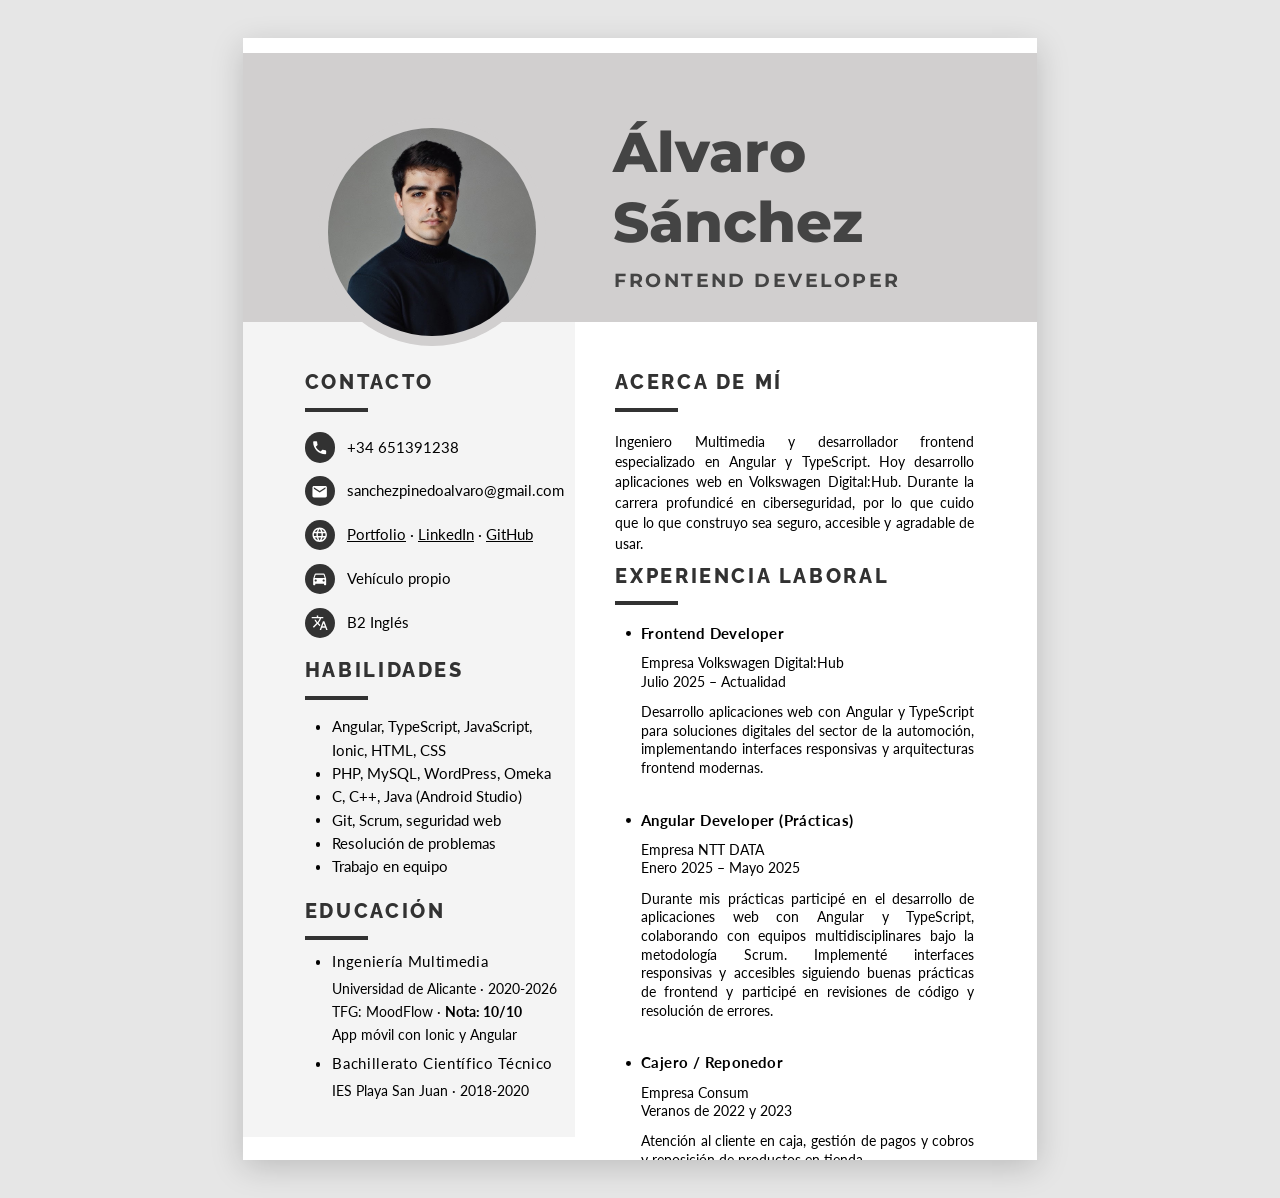
<file: assets/cv/cv.html>
<!DOCTYPE html>
<html lang="es">
<head>
  <meta charset="UTF-8">
  <meta name="viewport" content="width=device-width, initial-scale=1.0">
  <meta name="robots" content="noindex">
  <title>Álvaro Sánchez Pinedo | Currículum</title>
  <link rel="icon" href="../icon.ico">
  <link rel="preconnect" href="https://fonts.googleapis.com">
  <link rel="preconnect" href="https://fonts.gstatic.com" crossorigin>
  <link rel="stylesheet" href="https://fonts.googleapis.com/css2?family=Lato:wght@400;700&family=Montserrat:wght@700;800&family=Raleway:wght@800&display=swap">
  <style>
    /*
      Source of AlvaroSanchezPinedo_CV.pdf: one A4 page, sizes in points.
      To export it again: open this file in the browser, Print, paper A4,
      margins "None", background graphics on, and save as PDF.
    */
    :root {
      --band: #d1cfcf;
      --side: #f4f4f4;
      --dark: #323232;
      --name: #444444;
    }

    @page {
      size: A4;
      margin: 0;
    }

    * {
      box-sizing: border-box;
    }

    html, body {
      margin: 0;
      padding: 0;
      background-color: #fff;
    }

    body {
      -webkit-print-color-adjust: exact;
      print-color-adjust: exact;
    }

    .page {
      position: relative;
      width: 210mm;
      height: 297mm;
      overflow: hidden;
      background-color: #fff;
      color: #000;
      font: 400 10.2pt/1.5 'Lato', sans-serif;
    }

    a {
      color: inherit;
    }

    ul {
      margin: 0;
      padding: 0;
      list-style: none;
    }

    /* Header */
    .header {
      position: absolute;
      top: 11.5pt;
      left: 0;
      width: 100%;
      height: 201.7pt;
      background-color: var(--band);
      z-index: 2;
    }

    /* The ring keeps the band colour where the photo hangs over the sidebar */
    .photo {
      position: absolute;
      top: 48.7pt;
      left: 56.2pt;
      width: 170.8pt;
      height: 170.8pt;
      padding: 7.6pt;
      border-radius: 50%;
      background-color: var(--band);
    }

    .photo img {
      display: block;
      width: 100%;
      height: 100%;
      border-radius: 50%;
      object-fit: cover;
      object-position: center top;
    }

    .name {
      position: absolute;
      top: 48.6pt;
      left: 277.3pt;
      margin: 0;
      color: var(--name);
      font: 800 42.2pt/52.3pt 'Montserrat', sans-serif;
    }

    .role {
      position: absolute;
      top: 163.9pt;
      left: 278.3pt;
      margin: 0;
      color: var(--name);
      font: 700 14.2pt/1 'Montserrat', sans-serif;
      letter-spacing: 0.13em;
      text-transform: uppercase;
    }

    /* Columns */
    .sidebar {
      position: absolute;
      top: 213.2pt;
      left: 0;
      width: 248.8pt;
      height: 611pt;
      padding: 37.6pt 10pt 0 46.3pt;
      background-color: var(--side);
      font-size: 11.1pt;
    }

    .main {
      position: absolute;
      top: 213.2pt;
      left: 279.2pt;
      width: 269.2pt;
      padding-top: 37.6pt;
    }

    h2 {
      margin: 0;
      color: var(--dark);
      font: 800 15.1pt/1 'Raleway', sans-serif;
      letter-spacing: 0.13em;
      text-transform: uppercase;
      white-space: nowrap;
    }

    h2::after {
      content: "";
      display: block;
      margin-top: 11.4pt;
      width: 47.3pt;
      height: 3pt;
      background-color: var(--dark);
    }

    section + section {
      margin-top: 16.8pt;
    }

    .main section + section {
      margin-top: 9pt;
    }

    /* Contact */
    .contact {
      margin-top: 15.6pt;
    }

    .contact li {
      display: flex;
      align-items: center;
      height: 22.7pt;
      line-height: 1.2;
      white-space: nowrap;
    }

    .contact li + li {
      margin-top: 10.2pt;
    }

    .contact a[href^="tel:"],
    .contact a[href^="mailto:"] {
      text-decoration: none;
    }

    .icon {
      display: flex;
      flex: none;
      align-items: center;
      justify-content: center;
      margin-right: 8.9pt;
      width: 22.7pt;
      height: 22.7pt;
      border-radius: 50%;
      background-color: var(--dark);
    }

    .icon svg {
      width: 13pt;
      height: 13pt;
      fill: #fff;
    }

    /* Bulleted lists */
    .bullets li {
      position: relative;
      padding-left: 20.7pt;
    }

    .bullets li::before {
      content: "";
      position: absolute;
      left: 8pt;
      width: 3.7pt;
      height: 3.7pt;
      border-radius: 50%;
      background-color: #000;
    }

    .skills {
      margin-top: 11.7pt;
      font-size: 11.6pt;
      line-height: 17.5pt;
    }

    .skills li::before {
      top: 7.4pt;
    }

    .education {
      margin-top: 7pt;
      line-height: 17.4pt;
    }

    .education li + li {
      margin-top: 4pt;
    }

    .education li::before {
      top: 8pt;
    }

    .education h3 {
      margin: 0 0 3pt;
      font: 400 11.3pt/17.4pt 'Lato', sans-serif;
      letter-spacing: 0.5pt;
      white-space: nowrap;
    }

    .education p {
      margin: 0;
      font-size: 10.4pt;
      white-space: nowrap;
    }

    /* About */
    .about {
      margin: 15pt 0 0;
      line-height: 15.33pt;
      text-align: justify;
    }

    /* Experience */
    .jobs {
      margin-top: 13pt;
    }

    .jobs li {
      padding-left: 19.2pt;
    }

    .jobs li + li {
      margin-top: 24pt;
    }

    .jobs li::before {
      top: 6.4pt;
    }

    .jobs h3 {
      margin: 0 0 7.7pt;
      font: 700 11.3pt/16pt 'Lato', sans-serif;
      letter-spacing: 0.3pt;
    }

    .jobs .meta {
      margin: 0;
      line-height: 13.7pt;
    }

    .jobs .text {
      margin: 9pt 0 0;
      line-height: 14pt;
      text-align: justify;
    }

    /* On screen, show the sheet centred on a grey desk */
    @media screen and (min-width: 220mm) {
      html, body {
        background-color: #e6e6e6;
      }

      .page {
        margin: 10mm auto;
        box-shadow: 0 2mm 8mm rgba(0, 0, 0, 0.18);
      }
    }
  </style>
</head>
<body>
  <main class="page">
    <!-- Header -->
    <header class="header">
      <div class="photo">
        <img src="../img/me.jpg" alt="Álvaro Sánchez Pinedo">
      </div>
      <h1 class="name">Álvaro<br>Sánchez</h1>
      <p class="role">Frontend Developer</p>
    </header>

    <!-- Sidebar -->
    <aside class="sidebar">
      <section>
        <h2>Contacto</h2>
        <ul class="contact">
          <li>
            <span class="icon"><svg viewBox="0 0 24 24" aria-hidden="true"><path d="M6.62 10.79c1.44 2.83 3.76 5.14 6.59 6.59l2.2-2.2c.27-.27.67-.36 1.02-.24 1.12.37 2.33.57 3.57.57.55 0 1 .45 1 1V20c0 .55-.45 1-1 1-9.39 0-17-7.61-17-17 0-.55.45-1 1-1h3.5c.55 0 1 .45 1 1 0 1.25.2 2.45.57 3.57.11.35.03.74-.25 1.02l-2.2 2.2z"/></svg></span>
            <a href="tel:+34651391238">+34 651391238</a>
          </li>
          <li>
            <span class="icon"><svg viewBox="0 0 24 24" aria-hidden="true"><path d="M20 4H4c-1.1 0-1.99.9-1.99 2L2 18c0 1.1.9 2 2 2h16c1.1 0 2-.9 2-2V6c0-1.1-.9-2-2-2zm0 4l-8 5-8-5V6l8 5 8-5v2z"/></svg></span>
            <a href="mailto:sanchezpinedoalvaro@gmail.com">sanchezpinedoalvaro@gmail.com</a>
          </li>
          <li>
            <span class="icon"><svg viewBox="0 0 24 24" aria-hidden="true"><path d="M11.99 2C6.47 2 2 6.48 2 12s4.47 10 9.99 10C17.52 22 22 17.52 22 12S17.52 2 11.99 2zm6.93 6h-2.95c-.32-1.25-.78-2.45-1.38-3.56 1.84.63 3.37 1.91 4.33 3.56zM12 4.04c.83 1.2 1.48 2.53 1.91 3.96h-3.82c.43-1.43 1.08-2.76 1.91-3.96zM4.26 14C4.1 13.36 4 12.69 4 12s.1-1.36.26-2h3.38c-.08.66-.14 1.32-.14 2 0 .68.06 1.34.14 2H4.26zm.82 2h2.95c.32 1.25.78 2.45 1.38 3.56-1.84-.63-3.37-1.9-4.33-3.56zm2.95-8H5.08c.96-1.66 2.49-2.93 4.33-3.56C8.81 5.55 8.35 6.75 8.03 8zM12 19.96c-.83-1.2-1.48-2.53-1.91-3.96h3.82c-.43 1.43-1.08 2.76-1.91 3.96zM14.34 14H9.66c-.09-.66-.16-1.32-.16-2 0-.68.07-1.35.16-2h4.68c.09.65.16 1.32.16 2 0 .68-.07 1.34-.16 2zm.25 5.56c.6-1.11 1.06-2.31 1.38-3.56h2.95c-.96 1.65-2.49 2.93-4.33 3.56zM16.36 14c.08-.66.14-1.32.14-2 0-.68-.06-1.34-.14-2h3.38c.16.64.26 1.31.26 2s-.1 1.36-.26 2h-3.38z"/></svg></span>
            <span><a href="https://asp161.github.io/portfolio/">Portfolio</a> · <a href="https://www.linkedin.com/in/%C3%A1lvaro-s%C3%A1nchez-pinedo-25a9b7291/">LinkedIn</a> · <a href="https://github.com/asp161">GitHub</a></span>
          </li>
          <li>
            <span class="icon"><svg viewBox="0 0 24 24" aria-hidden="true"><path d="M18.92 6.01C18.72 5.42 18.16 5 17.5 5h-11c-.66 0-1.21.42-1.42 1.01L3 12v8c0 .55.45 1 1 1h1c.55 0 1-.45 1-1v-1h12v1c0 .55.45 1 1 1h1c.55 0 1-.45 1-1v-8l-2.08-5.99zM6.5 16c-.83 0-1.5-.67-1.5-1.5S5.67 13 6.5 13s1.5.67 1.5 1.5S7.33 16 6.5 16zm11 0c-.83 0-1.5-.67-1.5-1.5s.67-1.5 1.5-1.5 1.5.67 1.5 1.5-.67 1.5-1.5 1.5zM5 11l1.5-4.5h11L19 11H5z"/></svg></span>
            <span>Vehículo propio</span>
          </li>
          <li>
            <span class="icon"><svg viewBox="0 0 24 24" aria-hidden="true"><path d="M12.87 15.07l-2.54-2.51.03-.03c1.74-1.94 2.98-4.17 3.71-6.53H17V4h-7V2H8v2H1v1.99h11.17C11.5 7.92 10.44 9.75 9 11.35 8.07 10.32 7.3 9.19 6.69 8h-2c.73 1.63 1.73 3.17 2.98 4.56l-5.09 5.02L4 19l5-5 3.11 3.11.76-2.04zM18.5 10h-2L12 22h2l1.12-3h4.75L21 22h2l-4.5-12zm-2.62 7l1.62-4.33L19.12 17h-3.24z"/></svg></span>
            <span>B2 Inglés</span>
          </li>
        </ul>
      </section>

      <section>
        <h2>Habilidades</h2>
        <ul class="bullets skills">
          <li>Angular, TypeScript, JavaScript, Ionic, HTML, CSS</li>
          <li>PHP, MySQL, WordPress, Omeka</li>
          <li>C, C++, Java (Android Studio)</li>
          <li>Git, Scrum, seguridad web</li>
          <li>Resolución de problemas</li>
          <li>Trabajo en equipo</li>
        </ul>
      </section>

      <section>
        <h2>Educación</h2>
        <ul class="bullets education">
          <li>
            <h3>Ingeniería Multimedia</h3>
            <p>Universidad de Alicante · 2020-2026</p>
            <p>TFG: MoodFlow · <b>Nota: 10/10</b></p>
            <p>App móvil con Ionic y Angular</p>
          </li>
          <li>
            <h3>Bachillerato Científico Técnico</h3>
            <p>IES Playa San Juan · 2018-2020</p>
          </li>
        </ul>
      </section>
    </aside>

    <!-- Main column -->
    <div class="main">
      <section>
        <h2>Acerca de mí</h2>
        <p class="about">Ingeniero Multimedia y desarrollador frontend especializado en Angular y TypeScript. Hoy desarrollo aplicaciones web en Volkswagen Digital:Hub. Durante la carrera profundicé en ciberseguridad, por lo que cuido que lo que construyo sea seguro, accesible y agradable de usar.</p>
      </section>

      <section>
        <h2>Experiencia laboral</h2>
        <ul class="bullets jobs">
          <li>
            <h3>Frontend Developer</h3>
            <p class="meta">Empresa Volkswagen Digital:Hub</p>
            <p class="meta">Julio 2025 – Actualidad</p>
            <p class="text">Desarrollo aplicaciones web con Angular y TypeScript para soluciones digitales del sector de la automoción, implementando interfaces responsivas y arquitecturas frontend modernas.</p>
          </li>
          <li>
            <h3>Angular Developer (Prácticas)</h3>
            <p class="meta">Empresa NTT DATA</p>
            <p class="meta">Enero 2025 – Mayo 2025</p>
            <p class="text">Durante mis prácticas participé en el desarrollo de aplicaciones web con Angular y TypeScript, colaborando con equipos multidisciplinares bajo la metodología Scrum. Implementé interfaces responsivas y accesibles siguiendo buenas prácticas de frontend y participé en revisiones de código y resolución de errores.</p>
          </li>
          <li>
            <h3>Cajero / Reponedor</h3>
            <p class="meta">Empresa Consum</p>
            <p class="meta">Veranos de 2022 y 2023</p>
            <p class="text">Atención al cliente en caja, gestión de pagos y cobros y reposición de productos en tienda.</p>
          </li>
        </ul>
      </section>
    </div>
  </main>
</body>
</html>
</file>
<file: assets/css/themify-icons.css>
@font-face {
	font-family: 'themify';
	src:url('../fonts/themify.eot?-fvbane');
	src:url('../fonts/themify.eot?#iefix-fvbane') format('embedded-opentype'),
		url('../fonts/themify.woff?-fvbane') format('woff'),
		url('../fonts/themify.ttf?-fvbane') format('truetype'),
		url('../fonts/themify.svg?-fvbane#themify') format('svg');
	font-weight: normal;
	font-style: normal;
}

[class^="ti-"], [class*=" ti-"] {
	font-family: 'themify';
	speak: none;
	font-style: normal;
	font-weight: normal;
	font-variant: normal;
	text-transform: none;
	line-height: 1;

	/* Better Font Rendering =========== */
	-webkit-font-smoothing: antialiased;
	-moz-osx-font-smoothing: grayscale;
}

.ti-wand:before {
	content: "\e600";
}
.ti-volume:before {
	content: "\e601";
}
.ti-user:before {
	content: "\e602";
}
.ti-unlock:before {
	content: "\e603";
}
.ti-unlink:before {
	content: "\e604";
}
.ti-trash:before {
	content: "\e605";
}
.ti-thought:before {
	content: "\e606";
}
.ti-target:before {
	content: "\e607";
}
.ti-tag:before {
	content: "\e608";
}
.ti-tablet:before {
	content: "\e609";
}
.ti-star:before {
	content: "\e60a";
}
.ti-spray:before {
	content: "\e60b";
}
.ti-signal:before {
	content: "\e60c";
}
.ti-shopping-cart:before {
	content: "\e60d";
}
.ti-shopping-cart-full:before {
	content: "\e60e";
}
.ti-settings:before {
	content: "\e60f";
}
.ti-search:before {
	content: "\e610";
}
.ti-zoom-in:before {
	content: "\e611";
}
.ti-zoom-out:before {
	content: "\e612";
}
.ti-cut:before {
	content: "\e613";
}
.ti-ruler:before {
	content: "\e614";
}
.ti-ruler-pencil:before {
	content: "\e615";
}
.ti-ruler-alt:before {
	content: "\e616";
}
.ti-bookmark:before {
	content: "\e617";
}
.ti-bookmark-alt:before {
	content: "\e618";
}
.ti-reload:before {
	content: "\e619";
}
.ti-plus:before {
	content: "\e61a";
}
.ti-pin:before {
	content: "\e61b";
}
.ti-pencil:before {
	content: "\e61c";
}
.ti-pencil-alt:before {
	content: "\e61d";
}
.ti-paint-roller:before {
	content: "\e61e";
}
.ti-paint-bucket:before {
	content: "\e61f";
}
.ti-na:before {
	content: "\e620";
}
.ti-mobile:before {
	content: "\e621";
}
.ti-minus:before {
	content: "\e622";
}
.ti-medall:before {
	content: "\e623";
}
.ti-medall-alt:before {
	content: "\e624";
}
.ti-marker:before {
	content: "\e625";
}
.ti-marker-alt:before {
	content: "\e626";
}
.ti-arrow-up:before {
	content: "\e627";
}
.ti-arrow-right:before {
	content: "\e628";
}
.ti-arrow-left:before {
	content: "\e629";
}
.ti-arrow-down:before {
	content: "\e62a";
}
.ti-lock:before {
	content: "\e62b";
}
.ti-location-arrow:before {
	content: "\e62c";
}
.ti-link:before {
	content: "\e62d";
}
.ti-layout:before {
	content: "\e62e";
}
.ti-layers:before {
	content: "\e62f";
}
.ti-layers-alt:before {
	content: "\e630";
}
.ti-key:before {
	content: "\e631";
}
.ti-import:before {
	content: "\e632";
}
.ti-image:before {
	content: "\e633";
}
.ti-heart:before {
	content: "\e634";
}
.ti-heart-broken:before {
	content: "\e635";
}
.ti-hand-stop:before {
	content: "\e636";
}
.ti-hand-open:before {
	content: "\e637";
}
.ti-hand-drag:before {
	content: "\e638";
}
.ti-folder:before {
	content: "\e639";
}
.ti-flag:before {
	content: "\e63a";
}
.ti-flag-alt:before {
	content: "\e63b";
}
.ti-flag-alt-2:before {
	content: "\e63c";
}
.ti-eye:before {
	content: "\e63d";
}
.ti-export:before {
	content: "\e63e";
}
.ti-exchange-vertical:before {
	content: "\e63f";
}
.ti-desktop:before {
	content: "\e640";
}
.ti-cup:before {
	content: "\e641";
}
.ti-crown:before {
	content: "\e642";
}
.ti-comments:before {
	content: "\e643";
}
.ti-comment:before {
	content: "\e644";
}
.ti-comment-alt:before {
	content: "\e645";
}
.ti-close:before {
	content: "\e646";
}
.ti-clip:before {
	content: "\e647";
}
.ti-angle-up:before {
	content: "\e648";
}
.ti-angle-right:before {
	content: "\e649";
}
.ti-angle-left:before {
	content: "\e64a";
}
.ti-angle-down:before {
	content: "\e64b";
}
.ti-check:before {
	content: "\e64c";
}
.ti-check-box:before {
	content: "\e64d";
}
.ti-camera:before {
	content: "\e64e";
}
.ti-announcement:before {
	content: "\e64f";
}
.ti-brush:before {
	content: "\e650";
}
.ti-briefcase:before {
	content: "\e651";
}
.ti-bolt:before {
	content: "\e652";
}
.ti-bolt-alt:before {
	content: "\e653";
}
.ti-blackboard:before {
	content: "\e654";
}
.ti-bag:before {
	content: "\e655";
}
.ti-move:before {
	content: "\e656";
}
.ti-arrows-vertical:before {
	content: "\e657";
}
.ti-arrows-horizontal:before {
	content: "\e658";
}
.ti-fullscreen:before {
	content: "\e659";
}
.ti-arrow-top-right:before {
	content: "\e65a";
}
.ti-arrow-top-left:before {
	content: "\e65b";
}
.ti-arrow-circle-up:before {
	content: "\e65c";
}
.ti-arrow-circle-right:before {
	content: "\e65d";
}
.ti-arrow-circle-left:before {
	content: "\e65e";
}
.ti-arrow-circle-down:before {
	content: "\e65f";
}
.ti-angle-double-up:before {
	content: "\e660";
}
.ti-angle-double-right:before {
	content: "\e661";
}
.ti-angle-double-left:before {
	content: "\e662";
}
.ti-angle-double-down:before {
	content: "\e663";
}
.ti-zip:before {
	content: "\e664";
}
.ti-world:before {
	content: "\e665";
}
.ti-wheelchair:before {
	content: "\e666";
}
.ti-view-list:before {
	content: "\e667";
}
.ti-view-list-alt:before {
	content: "\e668";
}
.ti-view-grid:before {
	content: "\e669";
}
.ti-uppercase:before {
	content: "\e66a";
}
.ti-upload:before {
	content: "\e66b";
}
.ti-underline:before {
	content: "\e66c";
}
.ti-truck:before {
	content: "\e66d";
}
.ti-timer:before {
	content: "\e66e";
}
.ti-ticket:before {
	content: "\e66f";
}
.ti-thumb-up:before {
	content: "\e670";
}
.ti-thumb-down:before {
	content: "\e671";
}
.ti-text:before {
	content: "\e672";
}
.ti-stats-up:before {
	content: "\e673";
}
.ti-stats-down:before {
	content: "\e674";
}
.ti-split-v:before {
	content: "\e675";
}
.ti-split-h:before {
	content: "\e676";
}
.ti-smallcap:before {
	content: "\e677";
}
.ti-shine:before {
	content: "\e678";
}
.ti-shift-right:before {
	content: "\e679";
}
.ti-shift-left:before {
	content: "\e67a";
}
.ti-shield:before {
	content: "\e67b";
}
.ti-notepad:before {
	content: "\e67c";
}
.ti-server:before {
	content: "\e67d";
}
.ti-quote-right:before {
	content: "\e67e";
}
.ti-quote-left:before {
	content: "\e67f";
}
.ti-pulse:before {
	content: "\e680";
}
.ti-printer:before {
	content: "\e681";
}
.ti-power-off:before {
	content: "\e682";
}
.ti-plug:before {
	content: "\e683";
}
.ti-pie-chart:before {
	content: "\e684";
}
.ti-paragraph:before {
	content: "\e685";
}
.ti-panel:before {
	content: "\e686";
}
.ti-package:before {
	content: "\e687";
}
.ti-music:before {
	content: "\e688";
}
.ti-music-alt:before {
	content: "\e689";
}
.ti-mouse:before {
	content: "\e68a";
}
.ti-mouse-alt:before {
	content: "\e68b";
}
.ti-money:before {
	content: "\e68c";
}
.ti-microphone:before {
	content: "\e68d";
}
.ti-menu:before {
	content: "\e68e";
}
.ti-menu-alt:before {
	content: "\e68f";
}
.ti-map:before {
	content: "\e690";
}
.ti-map-alt:before {
	content: "\e691";
}
.ti-loop:before {
	content: "\e692";
}
.ti-location-pin:before {
	content: "\e693";
}
.ti-list:before {
	content: "\e694";
}
.ti-light-bulb:before {
	content: "\e695";
}
.ti-Italic:before {
	content: "\e696";
}
.ti-info:before {
	content: "\e697";
}
.ti-infinite:before {
	content: "\e698";
}
.ti-id-badge:before {
	content: "\e699";
}
.ti-hummer:before {
	content: "\e69a";
}
.ti-home:before {
	content: "\e69b";
}
.ti-help:before {
	content: "\e69c";
}
.ti-headphone:before {
	content: "\e69d";
}
.ti-harddrives:before {
	content: "\e69e";
}
.ti-harddrive:before {
	content: "\e69f";
}
.ti-gift:before {
	content: "\e6a0";
}
.ti-game:before {
	content: "\e6a1";
}
.ti-filter:before {
	content: "\e6a2";
}
.ti-files:before {
	content: "\e6a3";
}
.ti-file:before {
	content: "\e6a4";
}
.ti-eraser:before {
	content: "\e6a5";
}
.ti-envelope:before {
	content: "\e6a6";
}
.ti-download:before {
	content: "\e6a7";
}
.ti-direction:before {
	content: "\e6a8";
}
.ti-direction-alt:before {
	content: "\e6a9";
}
.ti-dashboard:before {
	content: "\e6aa";
}
.ti-control-stop:before {
	content: "\e6ab";
}
.ti-control-shuffle:before {
	content: "\e6ac";
}
.ti-control-play:before {
	content: "\e6ad";
}
.ti-control-pause:before {
	content: "\e6ae";
}
.ti-control-forward:before {
	content: "\e6af";
}
.ti-control-backward:before {
	content: "\e6b0";
}
.ti-cloud:before {
	content: "\e6b1";
}
.ti-cloud-up:before {
	content: "\e6b2";
}
.ti-cloud-down:before {
	content: "\e6b3";
}
.ti-clipboard:before {
	content: "\e6b4";
}
.ti-car:before {
	content: "\e6b5";
}
.ti-calendar:before {
	content: "\e6b6";
}
.ti-book:before {
	content: "\e6b7";
}
.ti-bell:before {
	content: "\e6b8";
}
.ti-basketball:before {
	content: "\e6b9";
}
.ti-bar-chart:before {
	content: "\e6ba";
}
.ti-bar-chart-alt:before {
	content: "\e6bb";
}
.ti-back-right:before {
	content: "\e6bc";
}
.ti-back-left:before {
	content: "\e6bd";
}
.ti-arrows-corner:before {
	content: "\e6be";
}
.ti-archive:before {
	content: "\e6bf";
}
.ti-anchor:before {
	content: "\e6c0";
}
.ti-align-right:before {
	content: "\e6c1";
}
.ti-align-left:before {
	content: "\e6c2";
}
.ti-align-justify:before {
	content: "\e6c3";
}
.ti-align-center:before {
	content: "\e6c4";
}
.ti-alert:before {
	content: "\e6c5";
}
.ti-alarm-clock:before {
	content: "\e6c6";
}
.ti-agenda:before {
	content: "\e6c7";
}
.ti-write:before {
	content: "\e6c8";
}
.ti-window:before {
	content: "\e6c9";
}
.ti-widgetized:before {
	content: "\e6ca";
}
.ti-widget:before {
	content: "\e6cb";
}
.ti-widget-alt:before {
	content: "\e6cc";
}
.ti-wallet:before {
	content: "\e6cd";
}
.ti-video-clapper:before {
	content: "\e6ce";
}
.ti-video-camera:before {
	content: "\e6cf";
}
.ti-vector:before {
	content: "\e6d0";
}
.ti-themify-logo:before {
	content: "\e6d1";
}
.ti-themify-favicon:before {
	content: "\e6d2";
}
.ti-themify-favicon-alt:before {
	content: "\e6d3";
}
.ti-support:before {
	content: "\e6d4";
}
.ti-stamp:before {
	content: "\e6d5";
}
.ti-split-v-alt:before {
	content: "\e6d6";
}
.ti-slice:before {
	content: "\e6d7";
}
.ti-shortcode:before {
	content: "\e6d8";
}
.ti-shift-right-alt:before {
	content: "\e6d9";
}
.ti-shift-left-alt:before {
	content: "\e6da";
}
.ti-ruler-alt-2:before {
	content: "\e6db";
}
.ti-receipt:before {
	content: "\e6dc";
}
.ti-pin2:before {
	content: "\e6dd";
}
.ti-pin-alt:before {
	content: "\e6de";
}
.ti-pencil-alt2:before {
	content: "\e6df";
}
.ti-palette:before {
	content: "\e6e0";
}
.ti-more:before {
	content: "\e6e1";
}
.ti-more-alt:before {
	content: "\e6e2";
}
.ti-microphone-alt:before {
	content: "\e6e3";
}
.ti-magnet:before {
	content: "\e6e4";
}
.ti-line-double:before {
	content: "\e6e5";
}
.ti-line-dotted:before {
	content: "\e6e6";
}
.ti-line-dashed:before {
	content: "\e6e7";
}
.ti-layout-width-full:before {
	content: "\e6e8";
}
.ti-layout-width-default:before {
	content: "\e6e9";
}
.ti-layout-width-default-alt:before {
	content: "\e6ea";
}
.ti-layout-tab:before {
	content: "\e6eb";
}
.ti-layout-tab-window:before {
	content: "\e6ec";
}
.ti-layout-tab-v:before {
	content: "\e6ed";
}
.ti-layout-tab-min:before {
	content: "\e6ee";
}
.ti-layout-slider:before {
	content: "\e6ef";
}
.ti-layout-slider-alt:before {
	content: "\e6f0";
}
.ti-layout-sidebar-right:before {
	content: "\e6f1";
}
.ti-layout-sidebar-none:before {
	content: "\e6f2";
}
.ti-layout-sidebar-left:before {
	content: "\e6f3";
}
.ti-layout-placeholder:before {
	content: "\e6f4";
}
.ti-layout-menu:before {
	content: "\e6f5";
}
.ti-layout-menu-v:before {
	content: "\e6f6";
}
.ti-layout-menu-separated:before {
	content: "\e6f7";
}
.ti-layout-menu-full:before {
	content: "\e6f8";
}
.ti-layout-media-right-alt:before {
	content: "\e6f9";
}
.ti-layout-media-right:before {
	content: "\e6fa";
}
.ti-layout-media-overlay:before {
	content: "\e6fb";
}
.ti-layout-media-overlay-alt:before {
	content: "\e6fc";
}
.ti-layout-media-overlay-alt-2:before {
	content: "\e6fd";
}
.ti-layout-media-left-alt:before {
	content: "\e6fe";
}
.ti-layout-media-left:before {
	content: "\e6ff";
}
.ti-layout-media-center-alt:before {
	content: "\e700";
}
.ti-layout-media-center:before {
	content: "\e701";
}
.ti-layout-list-thumb:before {
	content: "\e702";
}
.ti-layout-list-thumb-alt:before {
	content: "\e703";
}
.ti-layout-list-post:before {
	content: "\e704";
}
.ti-layout-list-large-image:before {
	content: "\e705";
}
.ti-layout-line-solid:before {
	content: "\e706";
}
.ti-layout-grid4:before {
	content: "\e707";
}
.ti-layout-grid3:before {
	content: "\e708";
}
.ti-layout-grid2:before {
	content: "\e709";
}
.ti-layout-grid2-thumb:before {
	content: "\e70a";
}
.ti-layout-cta-right:before {
	content: "\e70b";
}
.ti-layout-cta-left:before {
	content: "\e70c";
}
.ti-layout-cta-center:before {
	content: "\e70d";
}
.ti-layout-cta-btn-right:before {
	content: "\e70e";
}
.ti-layout-cta-btn-left:before {
	content: "\e70f";
}
.ti-layout-column4:before {
	content: "\e710";
}
.ti-layout-column3:before {
	content: "\e711";
}
.ti-layout-column2:before {
	content: "\e712";
}
.ti-layout-accordion-separated:before {
	content: "\e713";
}
.ti-layout-accordion-merged:before {
	content: "\e714";
}
.ti-layout-accordion-list:before {
	content: "\e715";
}
.ti-ink-pen:before {
	content: "\e716";
}
.ti-info-alt:before {
	content: "\e717";
}
.ti-help-alt:before {
	content: "\e718";
}
.ti-headphone-alt:before {
	content: "\e719";
}
.ti-hand-point-up:before {
	content: "\e71a";
}
.ti-hand-point-right:before {
	content: "\e71b";
}
.ti-hand-point-left:before {
	content: "\e71c";
}
.ti-hand-point-down:before {
	content: "\e71d";
}
.ti-gallery:before {
	content: "\e71e";
}
.ti-face-smile:before {
	content: "\e71f";
}
.ti-face-sad:before {
	content: "\e720";
}
.ti-credit-card:before {
	content: "\e721";
}
.ti-control-skip-forward:before {
	content: "\e722";
}
.ti-control-skip-backward:before {
	content: "\e723";
}
.ti-control-record:before {
	content: "\e724";
}
.ti-control-eject:before {
	content: "\e725";
}
.ti-comments-smiley:before {
	content: "\e726";
}
.ti-brush-alt:before {
	content: "\e727";
}
.ti-youtube:before {
	content: "\e728";
}
.ti-vimeo:before {
	content: "\e729";
}
.ti-twitter:before {
	content: "\e72a";
}
.ti-time:before {
	content: "\e72b";
}
.ti-tumblr:before {
	content: "\e72c";
}
.ti-skype:before {
	content: "\e72d";
}
.ti-share:before {
	content: "\e72e";
}
.ti-share-alt:before {
	content: "\e72f";
}
.ti-rocket:before {
	content: "\e730";
}
.ti-pinterest:before {
	content: "\e731";
}
.ti-new-window:before {
	content: "\e732";
}
.ti-microsoft:before {
	content: "\e733";
}
.ti-list-ol:before {
	content: "\e734";
}
.ti-linkedin:before {
	content: "\e735";
}
.ti-layout-sidebar-2:before {
	content: "\e736";
}
.ti-layout-grid4-alt:before {
	content: "\e737";
}
.ti-layout-grid3-alt:before {
	content: "\e738";
}
.ti-layout-grid2-alt:before {
	content: "\e739";
}
.ti-layout-column4-alt:before {
	content: "\e73a";
}
.ti-layout-column3-alt:before {
	content: "\e73b";
}
.ti-layout-column2-alt:before {
	content: "\e73c";
}
.ti-instagram:before {
	content: "\e73d";
}
.ti-google:before {
	content: "\e73e";
}
.ti-github:before {
	content: "\e73f";
}
.ti-flickr:before {
	content: "\e740";
}
.ti-facebook:before {
	content: "\e741";
}
.ti-dropbox:before {
	content: "\e742";
}
.ti-dribbble:before {
	content: "\e743";
}
.ti-apple:before {
	content: "\e744";
}
.ti-android:before {
	content: "\e745";
}
.ti-save:before {
	content: "\e746";
}
.ti-save-alt:before {
	content: "\e747";
}
.ti-yahoo:before {
	content: "\e748";
}
.ti-wordpress:before {
	content: "\e749";
}
.ti-vimeo-alt:before {
	content: "\e74a";
}
.ti-twitter-alt:before {
	content: "\e74b";
}
.ti-tumblr-alt:before {
	content: "\e74c";
}
.ti-trello:before {
	content: "\e74d";
}
.ti-stack-overflow:before {
	content: "\e74e";
}
.ti-soundcloud:before {
	content: "\e74f";
}
.ti-sharethis:before {
	content: "\e750";
}
.ti-sharethis-alt:before {
	content: "\e751";
}
.ti-reddit:before {
	content: "\e752";
}
.ti-pinterest-alt:before {
	content: "\e753";
}
.ti-microsoft-alt:before {
	content: "\e754";
}
.ti-linux:before {
	content: "\e755";
}
.ti-jsfiddle:before {
	content: "\e756";
}
.ti-joomla:before {
	content: "\e757";
}
.ti-html5:before {
	content: "\e758";
}
.ti-flickr-alt:before {
	content: "\e759";
}
.ti-email:before {
	content: "\e75a";
}
.ti-drupal:before {
	content: "\e75b";
}
.ti-dropbox-alt:before {
	content: "\e75c";
}
.ti-css3:before {
	content: "\e75d";
}
.ti-rss:before {
	content: "\e75e";
}
.ti-rss-alt:before {
	content: "\e75f";
}
</file>
<file: assets/css/virtual.css>
/*

 [Master Stylesheet]

 Project:   VirtualGram Template
 Version:   1.0
 Author:    Mikhail Abdillah
 Website:   https://www.macode.web.id/

 [Table of contents]

 1. Basic
 2. Button
 3. Progress bar
 4. Theme list
 5. Navigation
 6. Grid (Isotope)
 7. Theme Color

 Only the parts of the template this site uses are kept here.

 */

/*
    1. Basic
*/

/* Quicksand (300-700) is loaded from Google Fonts in the page head */
body {
    font-family: 'Quicksand', sans-serif;
    font-weight: 400;
}

.fw-normal {
    font-weight: 400;
}

.fw-light {
    font-weight: 300;
}

a:hover, a:active {
    color: #2184f5;
}

/* Image Responsive */
.img-place {
    position: relative;
    display: block;
    margin: 0 auto;
    width: 100%;height: 100%;
    overflow: hidden;
    z-index: 10;
}

.img-place > img {
    width: 100%;height: auto;
}

/*
    2. Button
*/
.btn-theme {
    padding: 10px 30px;
    margin: 5px;
    height: unset;
    background-color: #747474;
    color: #fff;
    font-weight: 500;
    border-radius: 6px;
    box-shadow: 0 0 0 2px #fff, 0 3px 9px rgba(0,0,0,0.3);
}

.btn-theme:hover, .btn-theme:active {
    background-color: #808080;
    color: #fff;
}

.btn-theme:focus {
    box-shadow: 0 0 0 3px #fff, 0 0 0 5px #747474;
}

.btn-theme-outline {
    padding: 10px 30px;
    margin: 5px;
    height: unset;
    background-color: transparent;
    color: #747474;
    border: 0;
    font-weight: 500;
    box-shadow: 0 0 0 2px #747474;
}

.btn-theme-outline:hover {
    background-color: #747474;
    color: #fff;
}

.btn-theme-outline:focus {
    background-color: #747474;
    color: #fff;
    box-shadow: 0 0 0 3px #fff, 0 0 0 5px #747474;
}

/* Back to top */
.btn-back_to_top {
    position: fixed;
    bottom: 10px;
    right: 14px;
    width: 50px;
    height: 50px;
    line-height: 50px;
    text-align: center;
    font-size: 18px;
    border-radius: 50%;
    background-color: #52565c;
    color: #fff;
    visibility: hidden;
    cursor: pointer;
    box-shadow: 0 3px 9px rgba(0, 0, 0, 0.4);
    z-index: 99;
}

/*
    3. Progress bar
*/
.progress-wrapper {
    display: block;
    margin: 10px 0;
}

.progress-wrapper .caption {
    font-weight: 500;
}

.progress {
    margin-top: 5px;
    height: 1.25rem;
    border: 2px solid #fff;
    background-color: #fff;
    box-shadow: 0 0 0 2px #747474;
}

.progress,
.progress-bar {
    border-radius: 30px;
}

.progress-bar {
    font-size: 12px;
    background-color: #747474;
}

/*
    4. Theme list
*/
.theme-list {
    position: relative;
    padding-left: 30px;
    list-style: none;
    z-index: 10;
}

.theme-list::before {
    content: '';
    position: absolute;
    top: 0;
    bottom: 0;
    left: 9px;
    margin: auto;
    width: 1px;
    height: 85%;
    background-color: #cacdd6;
    z-index: -1;
}

.theme-list li {
    display: block;
    margin: 5px 0;
}

.theme-list li::before {
    content: "";
    position: absolute;
    left: 3px;
    margin: 6px 0;
    width: 12px;
    height: 12px;
    border-radius: 50%;
    background-color: #fff;
    border: 2px solid #888;
}

/*
    5. Navigation
*/
.navbar-brand {
    font-weight: 500;
    padding-top: 12px;
    padding-bottom: 12px;
}

.navbar-nav .nav-link {
    padding: 14px 10px;
}

@media (min-width: 992px) {
    .navbar-expand-lg .navbar-nav .nav-link {
        padding-left: 16px;
        padding-right: 16px;
    }
}

/*
    6. Grid (Isotope)
*/
.gridder {
    position: relative;
    display: block;
}

.grid-item {
    display: block;
    float: left;
    margin: 16px 0;
    padding: 0 16px;
    width: 100%;
}

.grid-item img {
    width: 100%;
    height: 100%;
}

@media (min-width: 768px) {
    .gridder .grid-item {
        width: 50%;
    }
}

@media (min-width: 992px) {
    .gridder .grid-item {
        width: 33.33333%;
    }
}

/*
    7. Theme Color
*/
.theme-green .fg-theme {
    color: #8cc63f !important;
}

.theme-green .btn-theme {
    background-color: #8cc63f;
    color: #fff;
}

.theme-green .btn-theme:hover {
    background-color: #94c751;
    color: #fff;
}

.theme-green .btn-theme:focus {
    box-shadow: 0 0 0 3px #fff, 0 0 0 5px #8cc63f;
}

.theme-green .btn-theme-outline {
    color: #8cc63f;
    box-shadow: 0 0 0 2px #8cc63f;
}

.theme-green .btn-theme-outline:hover {
    background-color: #8cc63f;
    color: #fff;
}

.theme-green .btn-theme-outline:focus {
    background-color: #8cc63f;
    color: #fff;
    box-shadow: 0 0 0 3px #fff, 0 0 0 5px #8cc63f;
}

.theme-green .progress {
    box-shadow: 0 0 0 2px #8cc63f;
}

.theme-green .progress-bar {
    background-color: #8cc63f;
}

.theme-green .theme-list li::before {
    border-color: #8cc63f;
}
</file>
<file: assets/css/topbar.virtual.css>
.badge-subhead {
  margin-bottom: 8px;
  padding: 10px 30px;
  background-color: rgba(116, 116, 116, 0.15);
  color: #747474;
  font-size: 14px;
  border-radius: 40px;
}

/* Filterable button */
.filterable-button {
  position: relative;
  display: flex;
  flex-direction: row;
  justify-content: center;
  flex-wrap: wrap;
  margin-left: auto;
  margin-right: auto;
  width: 100%;
  max-width: 400px;
}

.filterable-button .btn {
  padding: 5px 16px;
  margin: 6px;
  font-size: 14px;
  border-radius: 40px;
  background-color: transparent;
  color: #747474;
  box-shadow: 0 0 0 2px #747474;
  font-weight: bold;
}

.filterable-button .btn:hover {
  background-color: #747474;
  color: #fff;
}

.filterable-button .btn.selected,
.filterable-button .btn:focus {
  background-color: #747474;
  color: #fff;
  box-shadow: 0 0 0 2px #fff, 0 0 0 4px #747474;
}

/* Page */
.vg-page {
  position: relative;
  display: block;
  padding: 80px 0;
  width: 100%;
  overflow: hidden;
}

.page-home {
  padding: 25px 0;
  width: 100%;
  height: 700px;
  z-index: 99;
}

.page-home::before {
  content: "";
  position: absolute;
  top: 0;
  left: 0;
  width: 100%;
  height: 100%;
  background-color: rgba(62, 57, 57, 0.8);
  z-index: -1;
}

.page-home .caption-header {
  position: relative;
  display: flex;
  flex-wrap: wrap;
  flex-direction: column;
  justify-content: center;
  align-items: center;
  width: 100%;
  height: 100%;
  color: #fff;
  z-index: 10;
}

.page-home h1 {
  font-size: 50px;
}

.page-home .badge {
  padding: 16px 24px;
  background-color: rgba(239, 56, 36, 0.15);
  color: #ef3724;
  text-shadow: 0 2px 4px rgba(23, 25, 37, 0.4);
  font-size: 16px;
  border-radius: 40px;
}

.page-home .floating-button {
  position: absolute;
  bottom: 20px;
  left: 0;
  right: 0;
  margin: auto;
  width: 45px;
  height: 45px;
  line-height: 45px;
  text-align: center;
  border-radius: 50%;
  color: #fff;
  font-size: 21px;
  cursor: pointer;
  z-index: 10;
}

.page-about {
  background-color: #fff;
}

.page-about .img-place {
  width: 280px;
  height: 272px;
  background-color: #dfe0e6;
  overflow: unset;
}

.page-about .img-place::before {
  content: "";
  position: absolute;
  top: -20px;
  right: -35px;
  width: 100%;
  height: 100%;
  border: 5px solid #747474;
  z-index: -1;
}

.timeline {
  position: relative;
  display: block;
  list-style: none;
  padding-left: 0;
  width: 100%;
}

.timeline::before {
  content: "";
  position: absolute;
  top: 0;
  bottom: 0;
  left: 0;
  margin: auto;
  width: 2px;
  height: 95%;
  background-color: #e3e5e9;
}

.timeline li {
  position: relative;
  display: block;
  padding-left: 30px;
  margin-bottom: 20px;
}

.timeline li::before {
  content: "";
  position: absolute;
  top: 8px;
  left: -8px;
  width: 18px;
  height: 18px;
  background-color: #747474;
  border: 3px solid #fff;
  border-radius: 50%;
}

.timeline li .title {
  width: 150px;
  padding: 6px 20px;
  background-color: #747474;
  color: #fff;
  font-weight: 500;
  border-radius: 30px 0 60px 30px;
}

.timeline li .details {
  background-color: #f4f5f8;
  margin-top: 8px;
  padding: 20px;
  border-radius: 4px;
}

.timeline li .details p {
  margin-bottom: 0;
}

.timeline li .details small {
  display: block;
  font-weight: 500;
  font-size: 14px;
  margin-top: 5px;
  margin-bottom: 10px;
}

.page-service {
  background-color: #fff;
}

.card-service {
  margin: 16px auto;
  padding: 20px;
  background-color: #fff;
  border: 0;
}

.card-service .icon {
  display: inline-block;
  margin: 0 auto;
  width: 100px;
  height: 100px;
  line-height: 100px;
  text-align: center;
  font-size: 32px;
  border-radius: 50%;
  background-color: #f4f5f8;
}

.card-service .caption {
  margin-top: 16px;
  text-align: center;
  color: #747474;
}

/* Footer */
.vg-footer {
  position: relative;
  display: block;
  margin: 0;
  padding: 50px 0;
  background-color: #171925;
  color: #9fa2ab;
}

/* Theme Green */
.theme-green .badge-subhead {
  background-color: rgba(139, 198, 63, 0.15);
  color: #8cc63f;
}

.theme-green .filterable-button .btn.selected,
.theme-green .filterable-button .btn:focus {
  background-color: #8cc63f;
  color: #fff;
  box-shadow: 0 0 0 2px #fff, 0 0 0 4px #8cc63f;
}

.theme-green .page-home .badge {
  background-color: rgba(139, 198, 63, 0.15);
  color: #8cc63f;
}

.theme-green .page-about .img-place::before {
  border-color: #8cc63f;
}

.theme-green .timeline li:first-child .title {
  background-color: #8cc63f;
}

.theme-green .timeline li:first-child::before {
  background-color: #8cc63f;
  box-shadow: 0 0 0 2px #8cc63f;
}
</file>
<file: assets/css/custom.css>
/*

 [Custom Stylesheet]

 Refinements on top of the VirtualGram template.
 Loaded last, so it overrides virtual.css and topbar.virtual.css.

 [Table of contents]

 1. Tokens
 2. Basic
 3. Button
 4. Navigation
 5. Home
 6. Section head
 7. About
 8. Skills
 9. Timeline
 10. Service
 11. Portfolio
 12. Footer
 13. Reduced motion

 */

/*
    1. Tokens
*/
:root {
  --accent: #8cc63f;
  --accent-strong: #4c8612; /* readable green for text on light backgrounds */
  --accent-soft: rgba(140, 198, 63, 0.14);
  --on-accent: #16240a;
  --ink: #171925;
  --heading: #1f2330;
  --text: #4b5162;
  --muted: #717789;
  --surface: #f6f7f9;
  --border: #e6e8ee;
  --radius: 14px;
  --shadow-sm: 0 1px 2px rgba(23, 25, 37, 0.04), 0 4px 14px rgba(23, 25, 37, 0.05);
  --shadow-md: 0 14px 34px rgba(23, 25, 37, 0.14);
  --nav-height: 64px;
}

/*
    2. Basic
*/
html {
  scroll-behavior: smooth;
  scroll-padding-top: var(--nav-height);
}

body {
  color: var(--text);
  line-height: 1.7;
  -webkit-font-smoothing: antialiased;
  -moz-osx-font-smoothing: grayscale;
}

h1, h2, h3, h4, h5, h6 {
  color: var(--heading);
}

b, strong {
  font-weight: 600;
}

a {
  color: var(--accent-strong);
}

a:hover, a:active {
  color: var(--heading);
}

::selection {
  background-color: var(--accent);
  color: var(--on-accent);
}

:focus-visible {
  outline: 3px solid var(--accent);
  outline-offset: 3px;
}

.theme-green .fg-theme {
  color: var(--accent-strong) !important;
}

.theme-green .page-home .fg-theme,
.theme-green .vg-footer .fg-theme {
  color: var(--accent) !important;
}

.vg-page {
  padding: 96px 0;
}

.section-alt {
  background-color: var(--surface);
}

/* Back to top */
.btn-back_to_top {
  display: flex;
  align-items: center;
  justify-content: center;
  bottom: 20px;
  right: 20px;
  width: 46px;
  height: 46px;
  line-height: 1;
  background-color: var(--ink);
  box-shadow: 0 0 0 1px rgba(255, 255, 255, 0.14), 0 3px 9px rgba(0, 0, 0, 0.4);
  opacity: 0;
  transform: translateY(8px);
  transition: opacity 0.25s ease, transform 0.25s ease, visibility 0.25s ease, background-color 0.2s ease;
}

.btn-back_to_top.visible {
  visibility: visible;
  opacity: 1;
  transform: none;
}

.btn-back_to_top:hover {
  background-color: var(--accent);
  color: var(--on-accent);
  text-decoration: none;
}

/*
    3. Button
*/
.btn-theme,
.btn-theme-outline,
.btn-hero-outline {
  padding: 11px 26px;
  margin: 5px;
  border: 0;
  border-radius: 10px;
  font-weight: 600;
  transition: transform 0.2s ease, box-shadow 0.2s ease, background-color 0.2s ease, color 0.2s ease;
}

.btn-theme [class^="ti-"],
.btn-theme-outline [class^="ti-"] {
  margin-right: 8px;
  font-size: 0.9em;
}

.theme-green .btn-theme {
  background-color: var(--accent);
  color: var(--on-accent);
  box-shadow: 0 6px 18px rgba(140, 198, 63, 0.35);
}

.theme-green .btn-theme:hover {
  background-color: #9bd34f;
  color: var(--on-accent);
  transform: translateY(-2px);
  box-shadow: 0 10px 24px rgba(140, 198, 63, 0.45);
}

.theme-green .btn-theme-outline {
  color: var(--accent-strong);
  box-shadow: inset 0 0 0 2px var(--accent);
}

.theme-green .btn-theme-outline:hover,
.theme-green .btn-theme-outline:focus {
  background-color: var(--accent);
  color: var(--on-accent);
  transform: translateY(-2px);
}

.theme-green .btn-theme-outline:focus {
  box-shadow: 0 0 0 3px #fff, 0 0 0 5px var(--accent);
}

.btn-hero-outline {
  color: #fff;
  box-shadow: inset 0 0 0 2px rgba(255, 255, 255, 0.55);
}

.btn-hero-outline:hover,
.btn-hero-outline:focus {
  background-color: #fff;
  color: var(--ink);
  transform: translateY(-2px);
}

/* Filterable button */
.filterable-button {
  max-width: none;
}

.theme-green .filterable-button .btn,
.theme-green .filterable-button .btn:focus {
  padding: 7px 18px;
  background-color: transparent;
  color: var(--text);
  font-weight: 600;
  box-shadow: inset 0 0 0 1.5px #cfd4dd;
  transition: background-color 0.2s ease, color 0.2s ease, box-shadow 0.2s ease;
}

.theme-green .filterable-button .btn:hover {
  background-color: transparent;
  color: var(--accent-strong);
  box-shadow: inset 0 0 0 1.5px var(--accent);
}

.theme-green .filterable-button .btn.selected,
.theme-green .filterable-button .btn.selected:focus {
  background-color: var(--accent);
  color: var(--on-accent);
  box-shadow: 0 6px 16px rgba(140, 198, 63, 0.35);
}

.theme-green .filterable-button .btn:focus-visible,
.theme-green .filterable-button .btn.selected:focus-visible {
  box-shadow: 0 0 0 2px #fff, 0 0 0 4px var(--accent-strong);
}

/*
    4. Navigation
*/
.site-nav {
  position: fixed;
  top: 0;
  left: 0;
  width: 100%;
  min-height: var(--nav-height);
  padding-top: 8px;
  padding-bottom: 8px;
  background-color: transparent;
  transition: background-color 0.3s ease, box-shadow 0.3s ease;
  z-index: 1000;
}

.site-nav.floating,
.site-nav.menu-open {
  background-color: rgba(23, 25, 37, 0.92);
  -webkit-backdrop-filter: blur(12px);
  backdrop-filter: blur(12px);
  box-shadow: 0 8px 24px rgba(0, 0, 0, 0.18);
}

.site-nav .navbar-brand {
  padding-top: 6px;
  padding-bottom: 6px;
  color: #fff;
  font-size: 20px;
  font-weight: 300;
}

.site-nav .navbar-nav .nav-link {
  position: relative;
  color: rgba(255, 255, 255, 0.72);
  font-size: 15px;
  font-weight: 500;
  transition: color 0.2s ease;
}

.site-nav .navbar-nav .nav-link:hover,
.site-nav .navbar-nav .active > .nav-link {
  color: #fff;
}

.site-nav .navbar-toggler {
  padding: 8px 10px;
  border: 0;
  color: #fff;
  font-size: 22px;
}

.site-nav .navbar-toggler:focus {
  outline: 0;
}

.site-nav .navbar-toggler:focus-visible {
  outline: 3px solid var(--accent);
}

@media (min-width: 992px) {
  .site-nav .navbar-nav .nav-link::after {
    content: "";
    position: absolute;
    left: 16px;
    right: 16px;
    bottom: 8px;
    height: 2px;
    border-radius: 2px;
    background-color: var(--accent);
    transform: scaleX(0);
    transition: transform 0.25s ease;
  }

  .site-nav .navbar-nav .nav-link:hover::after,
  .site-nav .navbar-nav .active > .nav-link::after {
    transform: scaleX(1);
  }
}

/*
    5. Home
*/
.page-home {
  display: flex;
  align-items: center;
  justify-content: center;
  height: auto;
  min-height: 100vh;
  min-height: 100svh;
  padding: 110px 16px 90px;
  background: var(--ink) url(../img/Playa_de_San_JuanALC.jpg) center center / cover no-repeat;
  z-index: 1;
}

.page-home::before {
  background-color: transparent;
  background-image: linear-gradient(180deg, rgba(23, 25, 37, 0.72) 0%, rgba(23, 25, 37, 0.6) 45%, rgba(23, 25, 37, 0.92) 100%);
}

.page-home .caption-header {
  height: auto;
}

.page-home .hero-eyebrow {
  margin-bottom: 12px;
  font-size: 14px;
  font-weight: 500;
  letter-spacing: 0.32em;
  text-transform: uppercase;
  color: rgba(255, 255, 255, 0.8);
}

.page-home h1 {
  color: #fff;
  font-size: clamp(2.5rem, 7vw, 4.5rem);
  line-height: 1.1;
  text-shadow: 0 2px 24px rgba(0, 0, 0, 0.35);
}

.page-home h1 b {
  font-weight: 500;
}

.theme-green .page-home .badge {
  padding: 10px 22px;
  max-width: 100%;
  white-space: normal;
  line-height: 1.4;
  font-size: 15px;
  font-weight: 500;
  background-color: rgba(140, 198, 63, 0.16);
  border: 1px solid rgba(140, 198, 63, 0.4);
  color: #b4e374;
  -webkit-backdrop-filter: blur(6px);
  backdrop-filter: blur(6px);
}

.page-home .hero-actions {
  display: flex;
  flex-wrap: wrap;
  justify-content: center;
  margin-top: 32px;
}

.page-home .floating-button {
  bottom: 24px;
  border: 1px solid rgba(255, 255, 255, 0.4);
  font-size: 16px;
  text-decoration: none;
  transition: background-color 0.2s ease, color 0.2s ease, border-color 0.2s ease;
  animation: floating 2.4s ease-in-out infinite;
}

.page-home .floating-button:hover {
  background-color: var(--accent);
  border-color: var(--accent);
  color: var(--on-accent);
}

@keyframes floating {
  0%, 100% {
    transform: translateY(0);
  }
  50% {
    transform: translateY(8px);
  }
}

/*
    6. Section head
*/
.theme-green .badge-subhead {
  margin-bottom: 14px;
  padding: 8px 18px;
  background-color: var(--accent-soft);
  color: var(--accent-strong);
  font-size: 12px;
  font-weight: 700;
  letter-spacing: 0.1em;
  text-transform: uppercase;
}

.section-head {
  margin-bottom: 40px;
  text-align: center;
}

.section-head h2 {
  margin-bottom: 0;
}

.section-head h2::after {
  content: "";
  display: block;
  margin: 16px auto 0;
  width: 48px;
  height: 4px;
  border-radius: 4px;
  background-color: var(--accent);
}

/*
    7. About
*/
.page-about .img-place {
  margin-top: 18px;
  max-width: 100%;
  border-radius: 18px;
  box-shadow: var(--shadow-md);
}

.page-about .img-place > img {
  height: 100%;
  object-fit: cover;
  border-radius: inherit;
}

.page-about .img-place::before {
  top: -18px;
  right: -18px;
  border-width: 4px;
  border-radius: 22px;
}

.page-about .about-name {
  margin-bottom: 6px;
}

.page-about .theme-list {
  margin-bottom: 24px;
}

.page-about .theme-list b {
  color: var(--heading);
}

/*
    8. Skills
*/
.skill-card {
  height: 100%;
  padding: 28px 28px 14px;
  background-color: #fff;
  border: 1px solid var(--border);
  border-radius: var(--radius);
  box-shadow: var(--shadow-sm);
}

.skill-card h3 {
  margin-bottom: 4px;
  font-size: 20px;
  font-weight: 500;
}

.progress-wrapper {
  margin: 18px 0;
}

.progress-wrapper .caption {
  display: flex;
  align-items: baseline;
  justify-content: space-between;
  color: var(--heading);
  font-size: 15px;
  font-weight: 600;
}

.progress-wrapper .value {
  color: var(--muted);
  font-size: 13px;
  font-weight: 500;
  font-variant-numeric: tabular-nums;
}

.theme-green .progress {
  margin-top: 8px;
  height: 8px;
  border: 0;
  background-color: #e3e7ee;
  box-shadow: none;
}

.theme-green .progress-bar {
  background-color: var(--accent);
  background-image: linear-gradient(90deg, #a5d95c 0%, #7cb82f 100%);
  transform-origin: left center;
  transition: transform 1.1s cubic-bezier(0.2, 0.8, 0.2, 1) 0.15s;
}

/* Bars grow once WOW reveals their wrapper */
.has-wow .progress-wrapper:not(.revealed) .progress-bar {
  transform: scaleX(0);
}

/*
    9. Timeline
*/
.timeline-heading {
  font-weight: 400;
}

.timeline::before {
  top: 12px;
  margin: 0;
  height: auto;
}

.timeline {
  margin-bottom: 0;
}

.timeline li {
  margin-bottom: 28px;
}

.timeline li:last-child {
  margin-bottom: 0;
}

.timeline li::before {
  top: 6px;
  background-color: #c5cad4;
  border-width: 4px;
}

.timeline li .title {
  display: inline-block;
  width: auto;
  padding: 5px 16px;
  background-color: #e9ecf1;
  color: var(--text);
  font-size: 13px;
  font-weight: 600;
  letter-spacing: 0.02em;
  white-space: nowrap;
  border-radius: 40px;
}

.theme-green .timeline li:first-child .title {
  background-color: var(--accent);
  color: var(--on-accent);
}

.timeline li .details {
  margin-top: 12px;
  padding: 22px 24px;
  background-color: var(--surface);
  border: 1px solid var(--border);
  border-radius: var(--radius);
  transition: box-shadow 0.25s ease, border-color 0.25s ease;
}

.timeline li .details:hover {
  border-color: #d6dae3;
  box-shadow: var(--shadow-sm);
}

.timeline li .details h3 {
  margin-bottom: 0;
  font-size: 18px;
  font-weight: 600;
}

.timeline li .details p {
  font-size: 15px;
}

/* Highlighted block inside a timeline item */
.highlight {
  margin-top: 16px;
  padding: 16px 18px;
  background-color: #fff;
  border: 1px solid var(--border);
  border-left: 4px solid var(--accent);
  border-radius: 10px;
}

.highlight-head {
  display: flex;
  flex-wrap: wrap;
  align-items: center;
  justify-content: space-between;
  gap: 8px;
  margin-bottom: 8px;
}

.highlight-label {
  color: var(--muted);
  font-size: 12px;
  font-weight: 700;
  letter-spacing: 0.08em;
  text-transform: uppercase;
}

.highlight-grade {
  padding: 3px 12px;
  background-color: var(--accent);
  color: var(--on-accent);
  font-size: 13px;
  font-weight: 700;
  white-space: nowrap;
  border-radius: 40px;
}

.link-arrow {
  display: inline-flex;
  align-items: center;
  gap: 6px;
  margin-top: 10px;
  font-size: 14px;
  font-weight: 600;
}

.link-arrow [class^="ti-"] {
  font-size: 12px;
  transition: transform 0.2s ease;
}

.link-arrow:hover [class^="ti-"] {
  transform: translateX(3px);
}

.highlight-links {
  display: flex;
  flex-wrap: wrap;
  column-gap: 20px;
}

/*
    10. Service
*/
.card-service {
  height: calc(100% - 32px);
  padding: 34px 20px;
  border: 1px solid var(--border);
  border-radius: var(--radius);
  text-align: center;
  transition: transform 0.3s ease, box-shadow 0.3s ease, border-color 0.3s ease;
}

.card-service:hover {
  transform: translateY(-6px);
  border-color: transparent;
  box-shadow: var(--shadow-md);
}

.card-service .icon {
  width: 76px;
  height: 76px;
  line-height: 76px;
  font-size: 28px;
  background-color: var(--accent-soft);
  color: var(--accent-strong);
  transition: background-color 0.3s ease, color 0.3s ease;
}

.card-service:hover .icon {
  background-color: var(--accent);
  color: var(--on-accent);
}

.card-service .caption h3 {
  margin-bottom: 0;
  font-size: 18px;
  font-weight: 600;
}

/*
    11. Portfolio
*/
.work-card {
  position: relative;
  display: flex;
  flex-direction: column;
  background-color: #1c1f2b;
  border-radius: var(--radius);
  box-shadow: var(--shadow-sm);
  overflow: hidden;
  transition: transform 0.3s ease, box-shadow 0.3s ease;
}

.work-card:hover,
.work-card:focus-within {
  transform: translateY(-6px);
  box-shadow: 0 18px 40px rgba(23, 25, 37, 0.22);
}

.work-thumb {
  position: relative;
  aspect-ratio: 4 / 3;
  background-color: #fff;
  overflow: hidden;
}

.work-thumb img {
  position: absolute;
  top: 0;
  left: 0;
  object-fit: cover;
  transition: transform 0.5s ease;
}

/* Logos: show them whole instead of cropping */
.work-thumb.contain img {
  padding: 28px;
  object-fit: contain;
}

.work-card:hover .work-thumb img {
  transform: scale(1.06);
}

.work-arrow {
  position: absolute;
  top: 12px;
  right: 12px;
  display: flex;
  align-items: center;
  justify-content: center;
  width: 36px;
  height: 36px;
  border-radius: 50%;
  background-color: var(--accent);
  color: var(--on-accent);
  font-size: 14px;
  opacity: 0;
  transform: translateY(-4px);
  transition: opacity 0.25s ease, transform 0.25s ease;
  pointer-events: none;
  z-index: 2;
}

.work-card:hover .work-arrow,
.work-card:focus-within .work-arrow {
  opacity: 1;
  transform: none;
}

.work-body {
  padding: 16px 18px 18px;
}

.work-body h3 {
  margin-bottom: 4px;
  color: var(--accent);
  font-size: 18px;
  font-weight: 600;
}

/* Titles keep the theme color in every link state */
.work-body h3 a,
.work-body h3 a:visited {
  color: inherit;
  text-decoration: none;
}

/* A title with several links: underline them so they read as separate */
.work-body .work-links a {
  text-decoration: underline;
  text-decoration-color: rgba(140, 198, 63, 0.45);
  text-underline-offset: 4px;
}

.work-body .work-links a:hover {
  color: #fff;
  text-decoration-color: #fff;
}

/* Extra links in a title sit above the stretched one */
.work-body h3 a:not(.work-link) {
  position: relative;
  z-index: 2;
}

/* Makes the whole card clickable */
.work-link::after {
  content: "";
  position: absolute;
  top: 0;
  right: 0;
  bottom: 0;
  left: 0;
  z-index: 1;
}

.work-body p {
  min-height: 3em;
  margin-bottom: 0;
  color: rgba(255, 255, 255, 0.72);
  font-size: 14px;
  line-height: 1.5;
}

.work-tags {
  display: flex;
  flex-wrap: wrap;
  gap: 6px;
  margin: 10px 0 0;
  padding: 0;
  list-style: none;
}

.work-tags li {
  padding: 2px 10px;
  background-color: rgba(255, 255, 255, 0.08);
  color: rgba(255, 255, 255, 0.85);
  font-size: 12px;
  font-weight: 500;
  border-radius: 40px;
}

/*
    12. Footer
*/
.vg-footer {
  padding: 72px 0 32px;
  background-color: var(--ink);
}

.footer-main {
  display: flex;
  flex-wrap: wrap;
  align-items: center;
  justify-content: space-between;
  gap: 24px;
  padding-bottom: 36px;
  border-bottom: 1px solid rgba(255, 255, 255, 0.08);
}

.footer-title {
  margin-bottom: 8px;
  color: #fff;
  font-size: 32px;
  font-weight: 400;
}

.footer-email {
  color: var(--accent);
  font-size: 20px;
  overflow-wrap: anywhere;
}

.footer-email:hover {
  color: #fff;
}

.footer-social {
  display: flex;
  gap: 12px;
  margin: 0;
  padding: 0;
  list-style: none;
}

.footer-social a {
  display: flex;
  align-items: center;
  justify-content: center;
  width: 46px;
  height: 46px;
  border-radius: 50%;
  background-color: rgba(255, 255, 255, 0.06);
  color: #fff;
  font-size: 18px;
  text-decoration: none;
  transition: transform 0.2s ease, background-color 0.2s ease, color 0.2s ease;
}

.footer-social a:hover {
  background-color: var(--accent);
  color: var(--on-accent);
  transform: translateY(-3px);
}

.footer-copy {
  margin: 24px 0 0;
  font-size: 14px;
  text-align: center;
}

/*
    13. Reduced motion
*/
@media (prefers-reduced-motion: reduce) {
  html {
    scroll-behavior: auto;
  }

  *,
  *::before,
  *::after {
    animation-duration: 0.01ms !important;
    animation-iteration-count: 1 !important;
    transition-duration: 0.01ms !important;
  }
}
</file>
